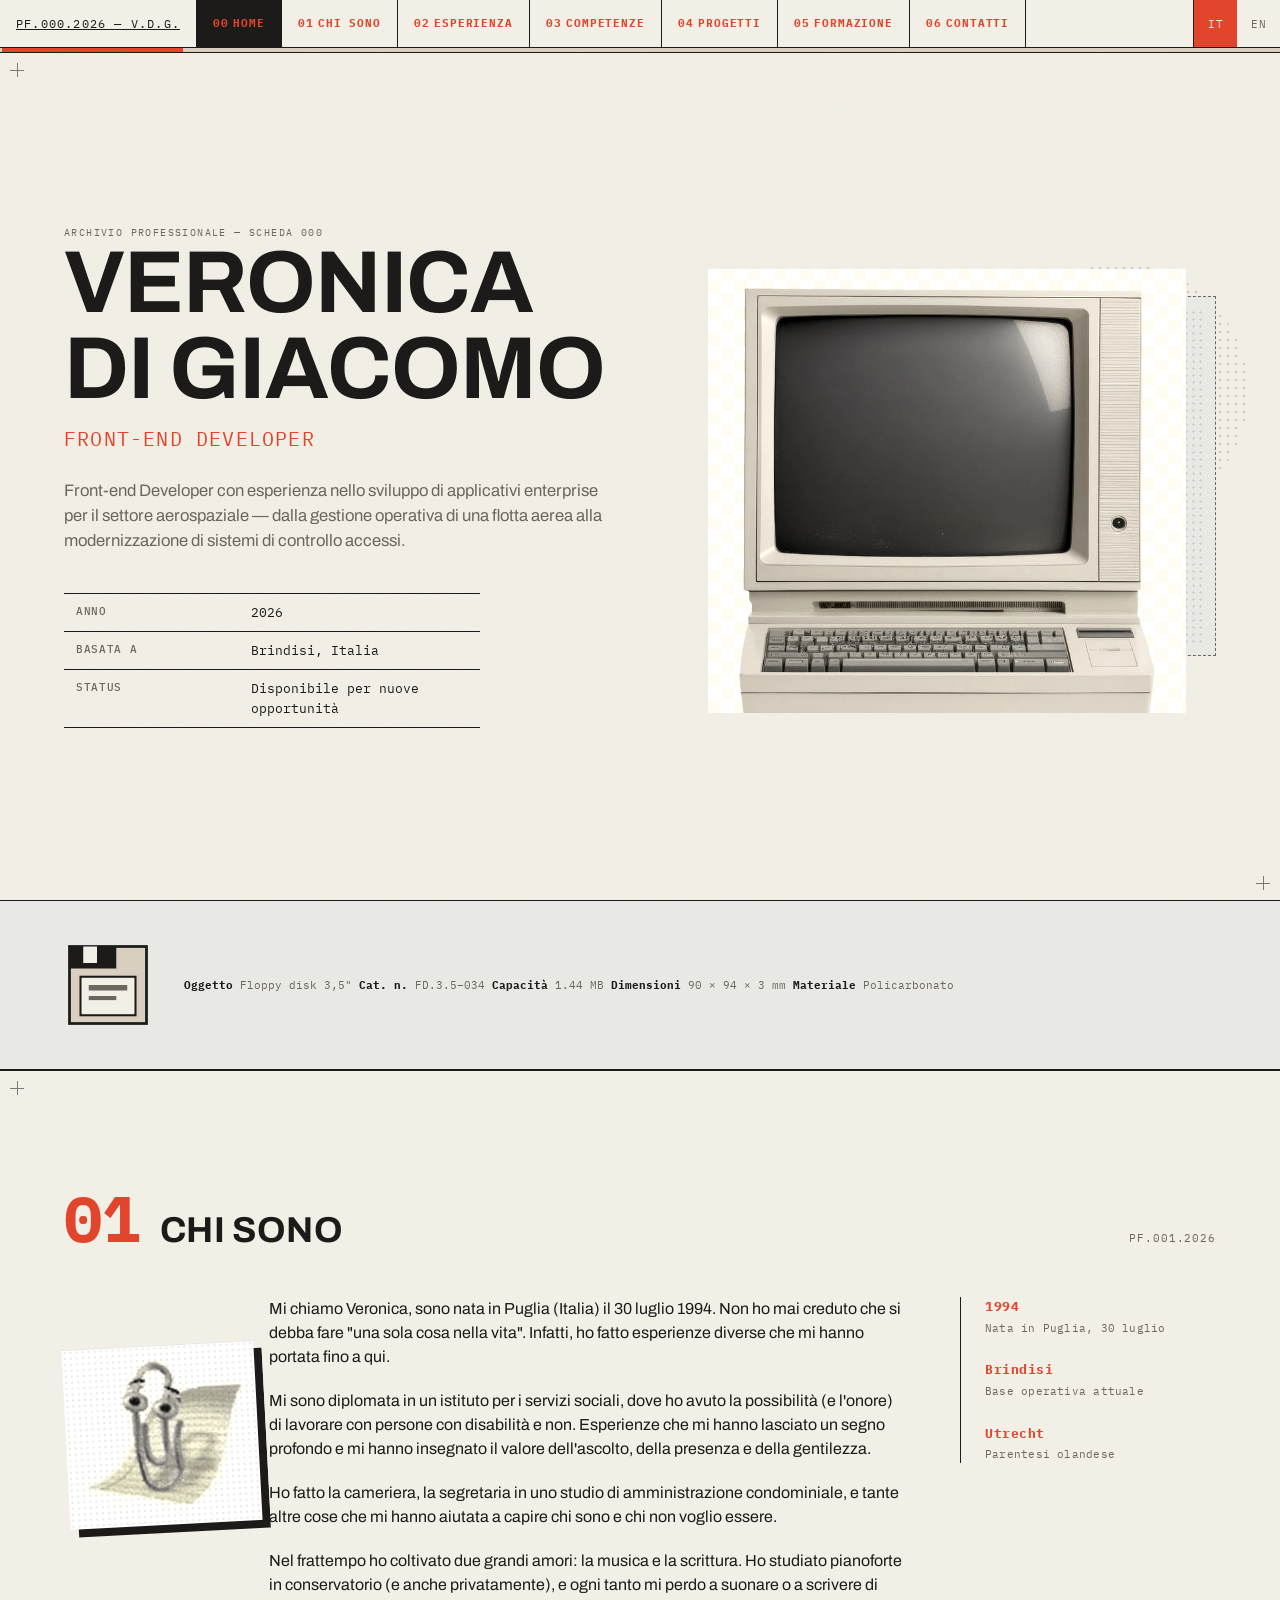
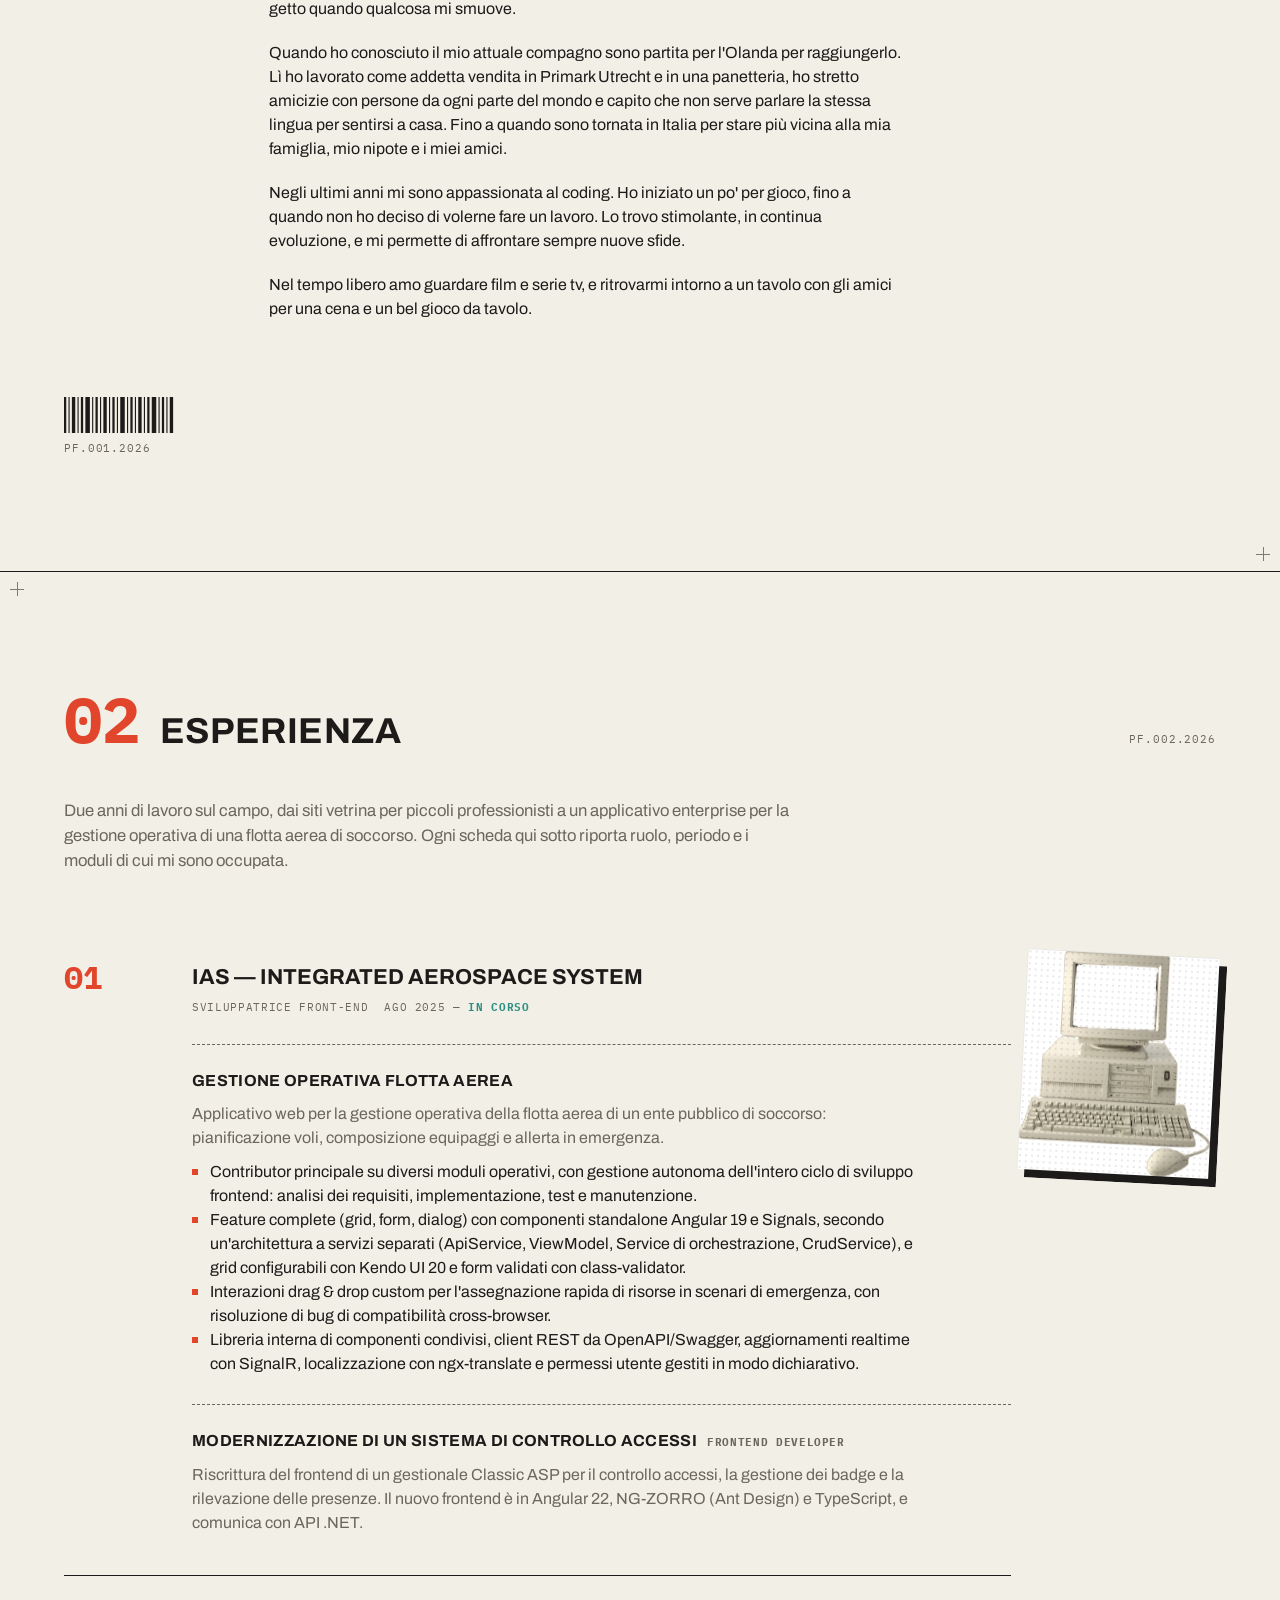
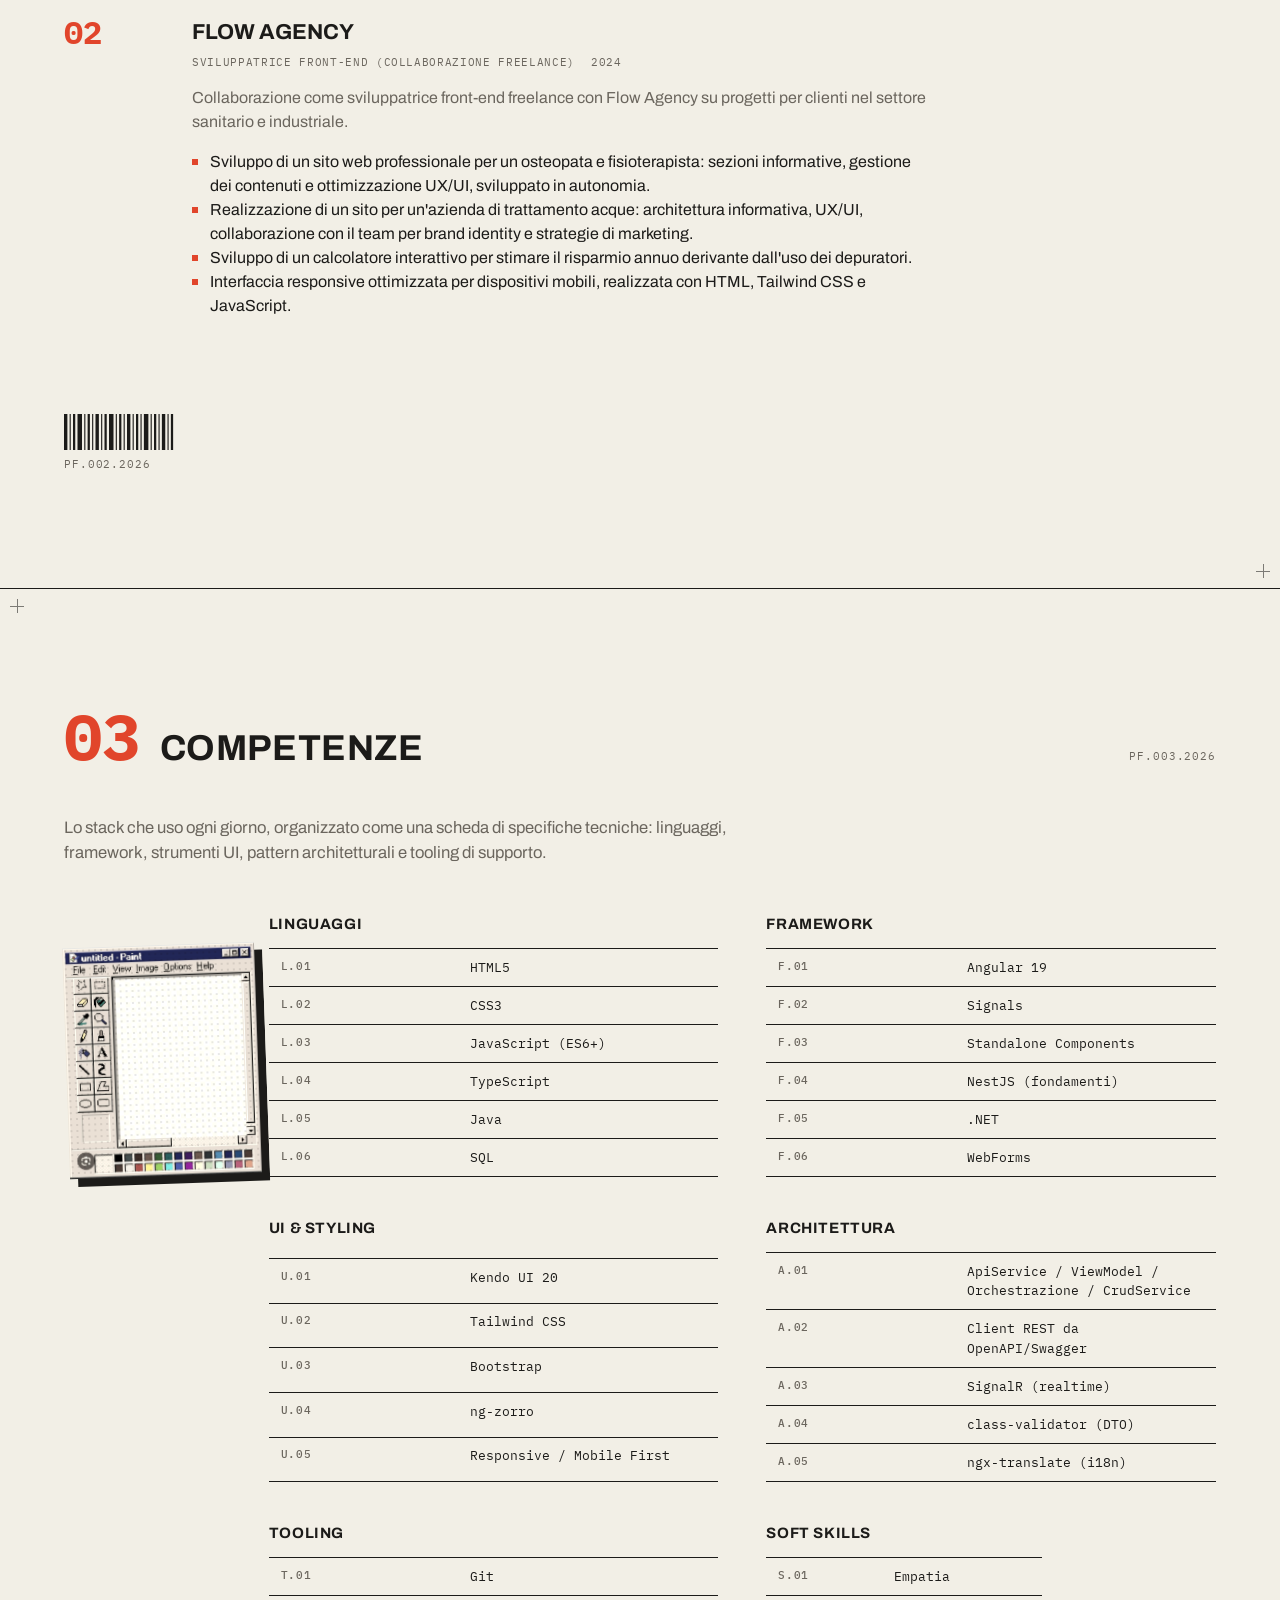
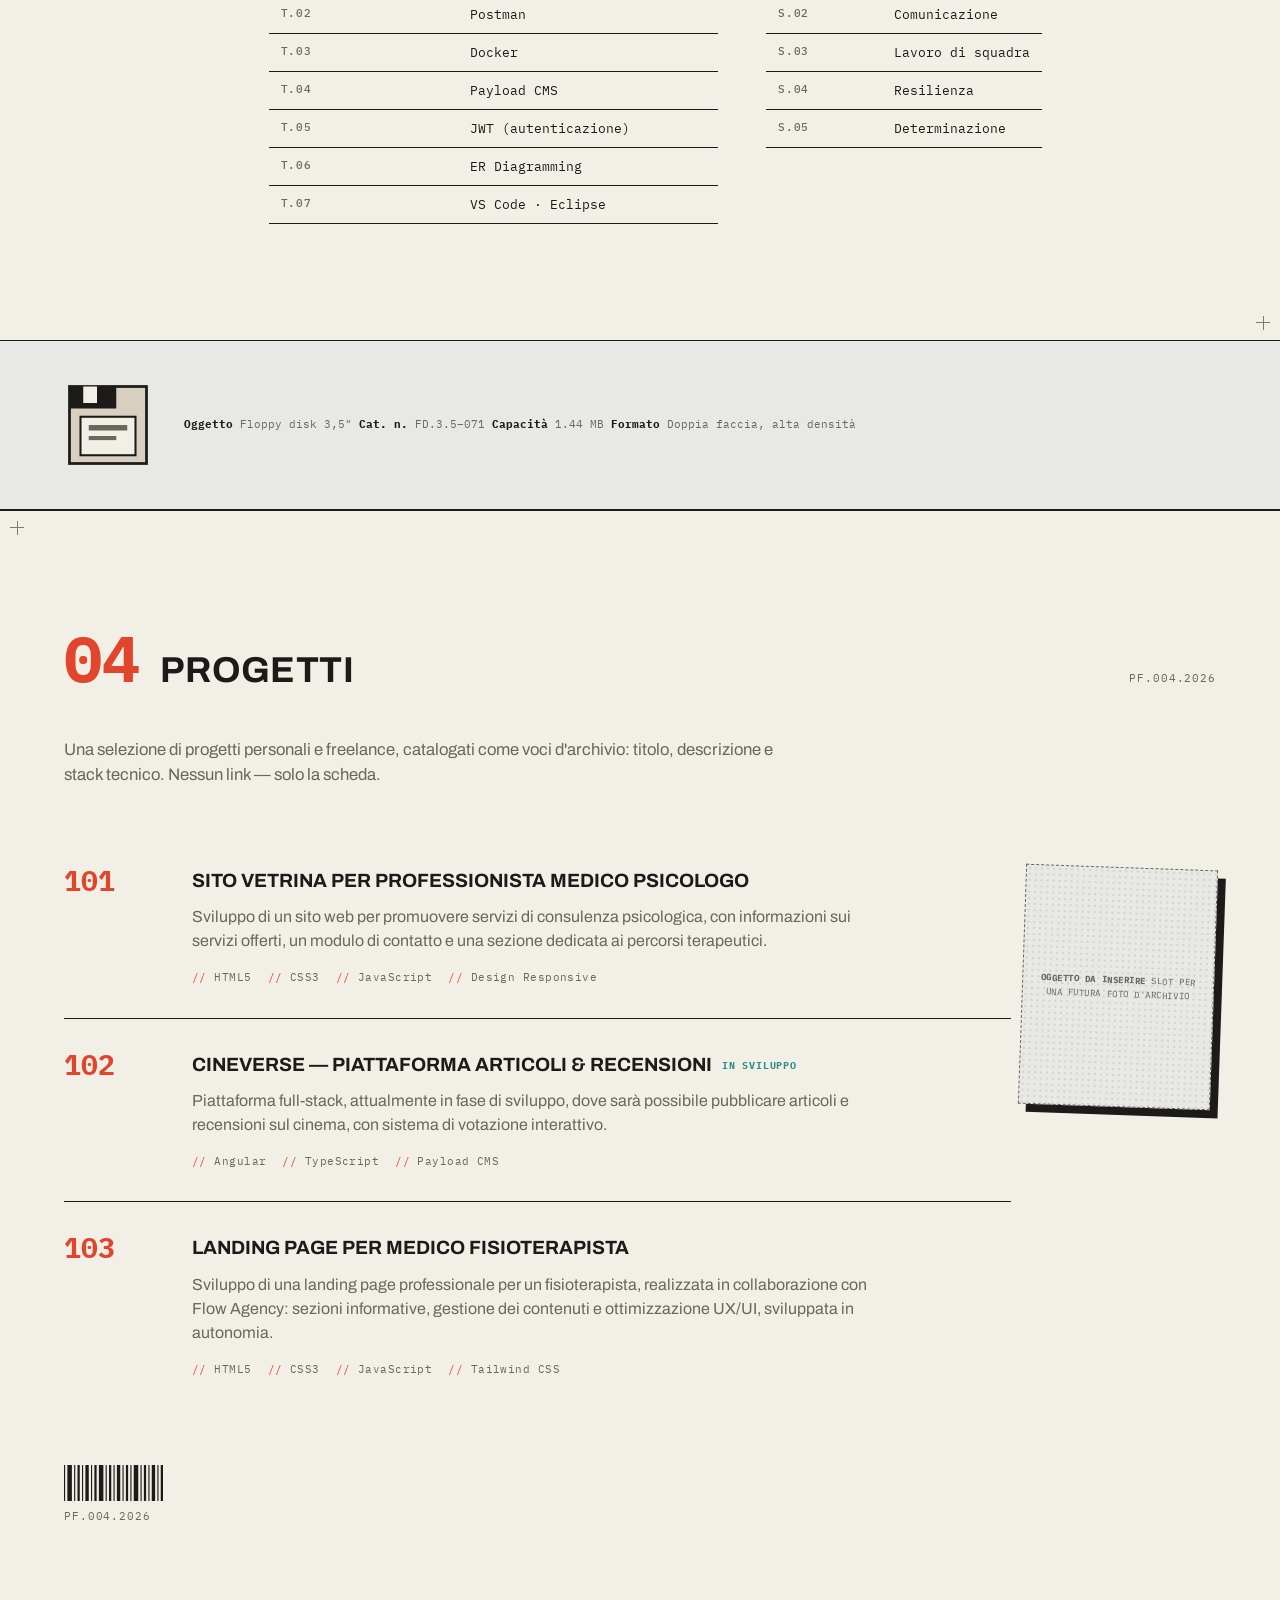
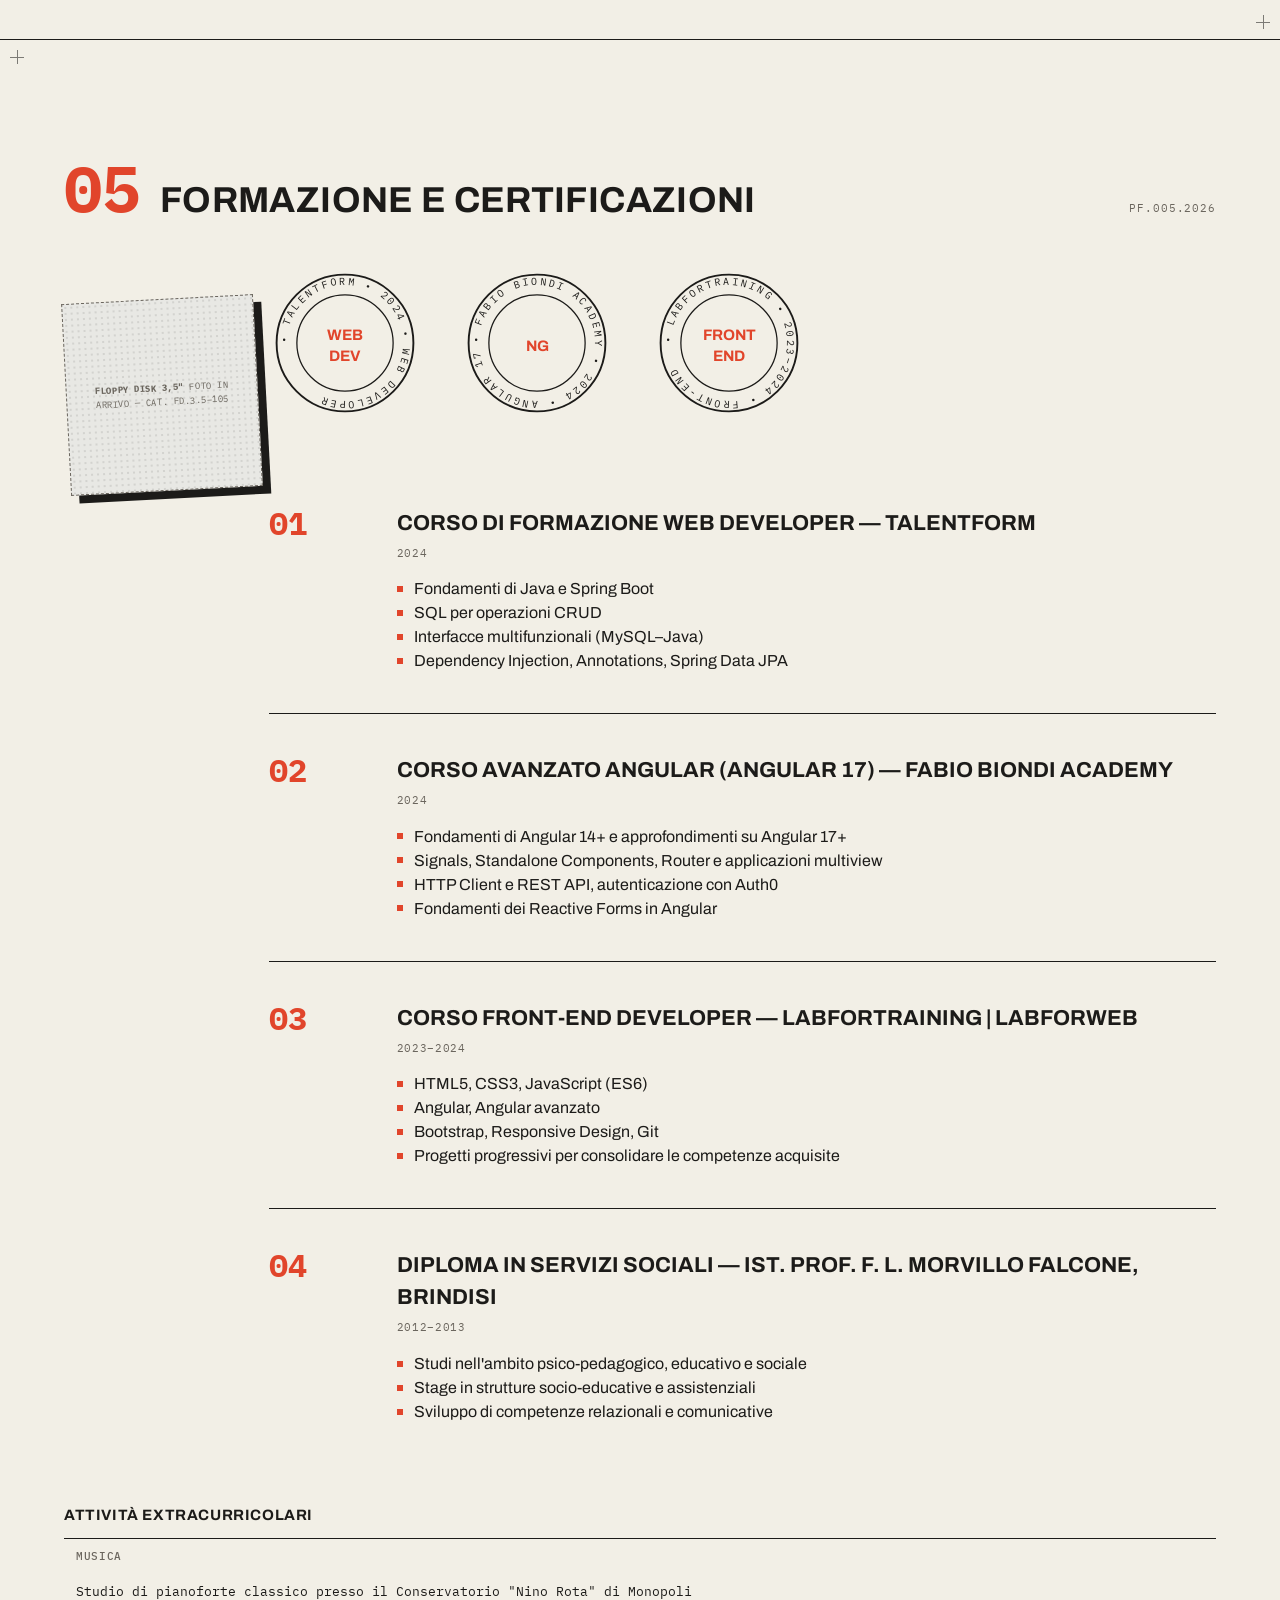
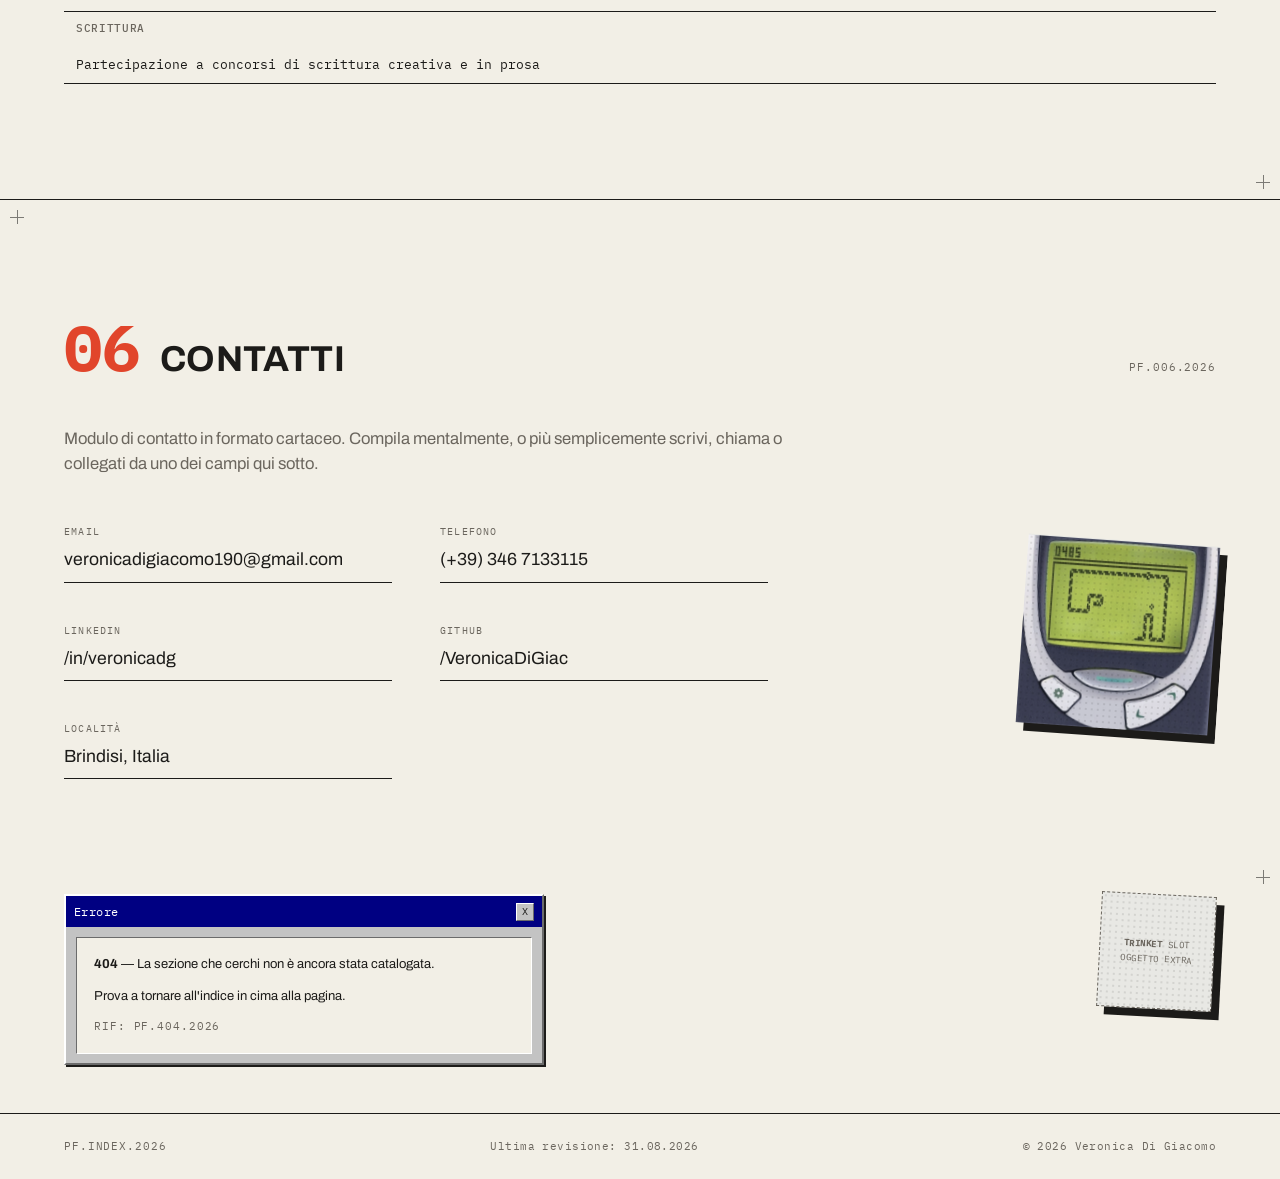
<file: index.html>
<!DOCTYPE html>
<html lang="it">
  <head>
    <meta charset="UTF-8" />
    <meta name="viewport" content="width=device-width, initial-scale=1.0" />
    <meta
      name="description"
      content="Veronica Di Giacomo — Front-end Developer. Archivio professionale: esperienza, competenze e progetti catalogati come schede tecniche."
    />
    <link
      href="https://fonts.googleapis.com/css2?family=Archivo:wght@400;500;600;700;800&family=IBM+Plex+Mono:wght@400;500;600&display=swap"
      rel="stylesheet"
    />
    <link rel="stylesheet" href="assets/css/theme.css" />
    <link rel="stylesheet" href="assets/css/assistant.css" />
    <title>Veronica Di Giacomo — Front-end Developer</title>
  </head>
  <body>
    <nav class="site-nav" aria-label="Navigazione sezioni">
      <a href="#hero" class="site-nav__brand">PF.000.2026 — V.D.G.</a>
      <div class="site-nav__list">
        <a href="#hero" class="site-nav__item is-active">
          <span>00</span>
          <span data-lang="it">Home</span><span data-lang="en">Home</span>
        </a>
        <a href="#chi-sono" class="site-nav__item">
          <span>01</span>
          <span data-lang="it">Chi sono</span><span data-lang="en">About</span>
        </a>
        <a href="#esperienza" class="site-nav__item">
          <span>02</span>
          <span data-lang="it">Esperienza</span><span data-lang="en">Experience</span>
        </a>
        <a href="#competenze" class="site-nav__item">
          <span>03</span>
          <span data-lang="it">Competenze</span><span data-lang="en">Skills</span>
        </a>
        <a href="#progetti" class="site-nav__item">
          <span>04</span>
          <span data-lang="it">Progetti</span><span data-lang="en">Projects</span>
        </a>
        <a href="#formazione" class="site-nav__item">
          <span>05</span>
          <span data-lang="it">Formazione</span><span data-lang="en">Education</span>
        </a>
        <a href="#contatti" class="site-nav__item">
          <span>06</span>
          <span data-lang="it">Contatti</span><span data-lang="en">Contact</span>
        </a>
      </div>
      <div class="site-nav__lang">
        <button type="button" data-lang-btn="it">IT</button>
        <button type="button" data-lang-btn="en">EN</button>
      </div>
    </nav>

    <div class="progress-bar" aria-hidden="true">
      <span class="progress-bar__seg"></span>
      <span class="progress-bar__seg"></span>
      <span class="progress-bar__seg"></span>
      <span class="progress-bar__seg"></span>
      <span class="progress-bar__seg"></span>
      <span class="progress-bar__seg"></span>
      <span class="progress-bar__seg"></span>
    </div>

    <main>
      <!-- ============ 00 HERO ============ -->
      <section id="hero" data-section class="hero section reg-mark">
        <div class="section-inner hero-grid">
          <div>
            <p class="label" data-lang="it">Archivio Professionale — Scheda 000</p>
            <p class="label" data-lang="en">Professional Archive — Record 000</p>
            <h1 class="hero-title">Veronica<br />Di Giacomo</h1>
            <p class="hero-role" data-lang="it">Front-end Developer</p>
            <p class="hero-role" data-lang="en">Front-end Developer</p>

            <p class="hero-tagline reveal" data-lang="it">
              Front-end Developer con esperienza nello sviluppo di
              applicativi enterprise per il settore aerospaziale — dalla
              gestione operativa di una flotta aerea alla modernizzazione di
              sistemi di controllo accessi.
            </p>
            <p class="hero-tagline reveal" data-lang="en">
              Front-end Developer with experience building enterprise
              applications for the aerospace sector — from air fleet
              operations management to access control system modernization.
            </p>

            <div class="hero-meta reveal" data-lang="it">
              <table class="spec-table">
                <tbody>
                  <tr>
                    <th>Anno</th>
                    <td>2026</td>
                  </tr>
                  <tr>
                    <th>Basata a</th>
                    <td>Brindisi, Italia</td>
                  </tr>
                  <tr>
                    <th>Status</th>
                    <td>Disponibile per nuove opportunità</td>
                  </tr>
                </tbody>
              </table>
            </div>
            <div class="hero-meta reveal" data-lang="en">
              <table class="spec-table">
                <tbody>
                  <tr>
                    <th>Year</th>
                    <td>2026</td>
                  </tr>
                  <tr>
                    <th>Based in</th>
                    <td>Brindisi, Italy</td>
                  </tr>
                  <tr>
                    <th>Status</th>
                    <td>Open to new opportunities</td>
                  </tr>
                </tbody>
              </table>
            </div>
          </div>

          <div class="hero-media reveal">
            <span class="halftone-circle" style="width:16rem;height:16rem;top:-2rem;right:-2rem;"></span>
            <span class="hero-dot" style="top:-1.5rem;left:-1.5rem;"></span>
            <div class="media-slot" style="aspect-ratio:4/3; padding:0;">
              <img
                src="assets/img/pc1.jpg"
                width="736"
                height="801"
                alt="Computer desktop vintage, in stile Macintosh, fotografato su fondo neutro"
                style="position:absolute; left:-6%; top:-8%; width:112%; height:124%; object-fit:cover; object-position:center 20%; filter:grayscale(0.3) sepia(0.18) saturate(0.85) contrast(1.05);"
              />
            </div>
          </div>
        </div>
      </section>

      <!-- Divisore floppy disk -->
      <div class="floppy-block reveal">
        <div class="floppy-block__icon">
          <svg viewBox="0 0 64 64" role="img" aria-label="Floppy disk 3.5 pollici">
            <rect x="4" y="4" width="56" height="56" fill="var(--plastic)" stroke="var(--ink)" stroke-width="2" />
            <rect x="4" y="4" width="34" height="16" fill="var(--ink)" />
            <rect x="14" y="4" width="10" height="12" fill="var(--paper)" />
            <rect x="12" y="26" width="40" height="28" fill="var(--paper)" stroke="var(--ink)" stroke-width="1.5" />
            <rect x="18" y="32" width="28" height="4" fill="var(--ink-soft)" />
            <rect x="18" y="40" width="20" height="3" fill="var(--ink-soft)" />
          </svg>
        </div>
        <div class="floppy-block__card" data-lang="it">
          <span><strong>Oggetto</strong> Floppy disk 3,5"</span>
          <span><strong>Cat. n.</strong> FD.3.5–034</span>
          <span><strong>Capacità</strong> 1.44 MB</span>
          <span><strong>Dimensioni</strong> 90 × 94 × 3 mm</span>
          <span><strong>Materiale</strong> Policarbonato</span>
        </div>
        <div class="floppy-block__card" data-lang="en">
          <span><strong>Object</strong> 3.5" floppy disk</span>
          <span><strong>Cat. no.</strong> FD.3.5–034</span>
          <span><strong>Capacity</strong> 1.44 MB</span>
          <span><strong>Size</strong> 90 × 94 × 3 mm</span>
          <span><strong>Material</strong> Polycarbonate</span>
        </div>
      </div>

      <!-- ============ 01 CHI SONO ============ -->
      <section id="chi-sono" data-section class="section reg-mark">
        <div class="section-inner">
          <div class="section-head reveal">
            <span class="object-number section-head__num">01</span>
            <h2 class="section-head__title" data-lang="it">Chi sono</h2>
            <h2 class="section-head__title" data-lang="en">About</h2>
            <span class="doc-code section-head__code">PF.001.2026</span>
          </div>

          <div class="decor-anchor">
            <figure class="decor-figure decor-figure--left reveal" data-parallax style="--decor-ratio:213/200; --decor-rot:-3deg; top:2rem;">
              <div class="decor-figure__frame">
                <img src="assets/img/clippy.gif" width="213" height="200" loading="lazy" alt="" aria-hidden="true" />
              </div>
            </figure>
          </div>

          <div class="about-grid">
            <div class="about-copy has-decor-left reveal" data-lang="it">
              <p>
                Mi chiamo Veronica, sono nata in Puglia (Italia) il 30 luglio
                1994. Non ho mai creduto che si debba fare "una sola cosa
                nella vita". Infatti, ho fatto esperienze diverse che mi
                hanno portata fino a qui.
              </p>
              <p>
                Mi sono diplomata in un istituto per i servizi sociali, dove
                ho avuto la possibilità (e l'onore) di lavorare con persone
                con disabilità e non. Esperienze che mi hanno lasciato un
                segno profondo e mi hanno insegnato il valore dell'ascolto,
                della presenza e della gentilezza.
              </p>
              <p>
                Ho fatto la cameriera, la segretaria in uno studio di
                amministrazione condominiale, e tante altre cose che mi hanno
                aiutata a capire chi sono e chi non voglio essere.
              </p>
              <p>
                Nel frattempo ho coltivato due grandi amori: la musica e la
                scrittura. Ho studiato pianoforte in conservatorio (e anche
                privatamente), e ogni tanto mi perdo a suonare o a scrivere
                di getto quando qualcosa mi smuove.
              </p>
              <p>
                Quando ho conosciuto il mio attuale compagno sono partita per
                l'Olanda per raggiungerlo. Lì ho lavorato come addetta
                vendita in Primark Utrecht e in una panetteria, ho stretto
                amicizie con persone da ogni parte del mondo e capito che non
                serve parlare la stessa lingua per sentirsi a casa. Fino a
                quando sono tornata in Italia per stare più vicina alla mia
                famiglia, mio nipote e i miei amici.
              </p>
              <p>
                Negli ultimi anni mi sono appassionata al coding. Ho iniziato
                un po' per gioco, fino a quando non ho deciso di volerne fare
                un lavoro. Lo trovo stimolante, in continua evoluzione, e mi
                permette di affrontare sempre nuove sfide.
              </p>
              <p>
                Nel tempo libero amo guardare film e serie tv, e ritrovarmi
                intorno a un tavolo con gli amici per una cena e un bel gioco
                da tavolo.
              </p>
            </div>
            <div class="about-copy has-decor-left reveal" data-lang="en">
              <p>
                My name is Veronica, I was born in Puglia (Italy) on July 30,
                1994. I've never believed we should do just "one thing" in
                life. In fact, I've had many different experiences that
                brought me here.
              </p>
              <p>
                I graduated from a social services school, where I had the
                chance — and honor — to work with people with and without
                disabilities. Those experiences deeply shaped me and taught
                me the value of listening, presence and kindness.
              </p>
              <p>
                I've worked as a waitress, a secretary in a property
                management office, and many other things that helped me
                understand who I am and who I don't want to be.
              </p>
              <p>
                Meanwhile, I cultivated two great passions: music and
                writing. I studied piano at the conservatory — and also
                privately — and I still love to play or write freely
                whenever something stirs me emotionally.
              </p>
              <p>
                When I met my current partner, I moved to the Netherlands to
                be with him. There, I worked as a sales assistant at Primark
                in Utrecht and in a bakery. I made friends from all over the
                world and discovered that you don't need to speak the same
                language to feel at home — until I came back to Italy to be
                closer to my family, my nephew and my friends.
              </p>
              <p>
                In the last few years, I discovered coding. I started as a
                hobby and eventually decided to turn it into a career. I
                find it stimulating, ever-evolving and full of new
                challenges to embrace.
              </p>
              <p>
                In my free time, I love watching movies and TV shows, and
                sitting around a table with friends for dinner and a good
                board game.
              </p>
            </div>

            <aside class="margin-notes reveal">
              <p class="margin-note">
                <strong>1994</strong>
                <span data-lang="it">Nata in Puglia, 30 luglio</span>
                <span data-lang="en">Born in Puglia, July 30</span>
              </p>
              <p class="margin-note">
                <strong>Brindisi</strong>
                <span data-lang="it">Base operativa attuale</span>
                <span data-lang="en">Current base</span>
              </p>
              <p class="margin-note">
                <strong>Utrecht</strong>
                <span data-lang="it">Parentesi olandese</span>
                <span data-lang="en">Dutch chapter</span>
              </p>
            </aside>
          </div>

          <div class="barcode-block reveal">
            <svg viewBox="0 0 180 32" style="color:var(--ink);" aria-hidden="true">
              <rect x="0" y="0" width="2" height="32" fill="currentColor" /><rect x="4" y="0" width="1" height="32" fill="currentColor" /><rect x="7" y="0" width="3" height="32" fill="currentColor" /><rect x="12" y="0" width="1" height="32" fill="currentColor" /><rect x="15" y="0" width="2" height="32" fill="currentColor" /><rect x="19" y="0" width="4" height="32" fill="currentColor" /><rect x="25" y="0" width="1" height="32" fill="currentColor" /><rect x="28" y="0" width="2" height="32" fill="currentColor" /><rect x="32" y="0" width="1" height="32" fill="currentColor" /><rect x="35" y="0" width="3" height="32" fill="currentColor" /><rect x="40" y="0" width="1" height="32" fill="currentColor" /><rect x="43" y="0" width="2" height="32" fill="currentColor" /><rect x="47" y="0" width="1" height="32" fill="currentColor" /><rect x="50" y="0" width="4" height="32" fill="currentColor" /><rect x="56" y="0" width="1" height="32" fill="currentColor" /><rect x="59" y="0" width="2" height="32" fill="currentColor" /><rect x="63" y="0" width="1" height="32" fill="currentColor" /><rect x="66" y="0" width="3" height="32" fill="currentColor" /><rect x="71" y="0" width="1" height="32" fill="currentColor" /><rect x="74" y="0" width="2" height="32" fill="currentColor" /><rect x="78" y="0" width="4" height="32" fill="currentColor" /><rect x="84" y="0" width="1" height="32" fill="currentColor" /><rect x="87" y="0" width="2" height="32" fill="currentColor" /><rect x="91" y="0" width="1" height="32" fill="currentColor" /><rect x="94" y="0" width="3" height="32" fill="currentColor" />
            </svg>
            <span class="doc-code">PF.001.2026</span>
          </div>
        </div>
      </section>

      <!-- ============ 02 ESPERIENZA ============ -->
      <section id="esperienza" data-section class="section reg-mark">
        <div class="section-inner">
          <div class="section-head reveal">
            <span class="object-number section-head__num">02</span>
            <h2 class="section-head__title" data-lang="it">Esperienza</h2>
            <h2 class="section-head__title" data-lang="en">Experience</h2>
            <span class="doc-code section-head__code">PF.002.2026</span>
          </div>

          <p class="section-intro reveal" data-lang="it">
            Due anni di lavoro sul campo, dai siti vetrina per piccoli
            professionisti a un applicativo enterprise per la gestione
            operativa di una flotta aerea di soccorso. Ogni scheda qui sotto
            riporta ruolo, periodo e i moduli di cui mi sono occupata.
          </p>
          <p class="section-intro reveal" data-lang="en">
            Two years of hands-on work, from showcase sites for independent
            professionals to an enterprise application for the operational
            management of a rescue air fleet. Each record below lists role,
            period and the modules I worked on.
          </p>

          <div class="decor-anchor">
            <figure class="decor-figure decor-figure--right reveal" data-parallax style="--decor-ratio:736/847; --decor-rot:3deg; top:1rem;">
              <div class="decor-figure__frame">
                <img src="assets/img/pc2.jpg" width="736" height="847" loading="lazy" alt="" aria-hidden="true" />
              </div>
            </figure>
          </div>

          <div class="timeline has-decor-right">
            <div class="timeline-item reveal">
              <span class="object-number timeline-item__num">01</span>
              <div class="timeline-item__body">
                <h3 data-lang="it">IAS — Integrated Aerospace System</h3>
                <h3 data-lang="en">IAS — Integrated Aerospace System</h3>
                <div class="timeline-item__meta">
                  <span data-lang="it">Sviluppatrice Front-end</span>
                  <span data-lang="en">Front-end Developer</span>
                  <span>Ago 2025 — <span class="status" data-lang="it">in corso</span><span class="status" data-lang="en">present</span></span>
                </div>
                <div class="timeline-project">
                  <p class="timeline-project__title" data-lang="it">Gestione Operativa Flotta Aerea</p>
                  <p class="timeline-project__title" data-lang="en">Air Fleet Operations Management</p>
                  <p class="timeline-item__desc" data-lang="it">
                    Applicativo web per la gestione operativa della flotta
                    aerea di un ente pubblico di soccorso: pianificazione
                    voli, composizione equipaggi e allerta in emergenza.
                  </p>
                  <p class="timeline-item__desc" data-lang="en">
                    Web application for the operational management of a public
                    rescue organization's air fleet: flight planning, crew
                    composition and emergency alerting.
                  </p>
                  <ul class="timeline-item__list" data-lang="it">
                    <li>
                      Contributor principale su diversi moduli operativi, con
                      gestione autonoma dell'intero ciclo di sviluppo
                      frontend: analisi dei requisiti, implementazione, test e
                      manutenzione.
                    </li>
                    <li>
                      Feature complete (grid, form, dialog) con componenti
                      standalone Angular 19 e Signals, secondo un'architettura
                      a servizi separati (ApiService, ViewModel, Service di
                      orchestrazione, CrudService), e grid configurabili con
                      Kendo UI 20 e form validati con class-validator.
                    </li>
                    <li>
                      Interazioni drag &amp; drop custom per l'assegnazione
                      rapida di risorse in scenari di emergenza, con
                      risoluzione di bug di compatibilità cross-browser.
                    </li>
                    <li>
                      Libreria interna di componenti condivisi, client REST da
                      OpenAPI/Swagger, aggiornamenti realtime con SignalR,
                      localizzazione con ngx-translate e permessi utente
                      gestiti in modo dichiarativo.
                    </li>
                  </ul>
                  <ul class="timeline-item__list" data-lang="en">
                    <li>
                      Main contributor across several operational modules,
                      independently owning the full frontend development
                      cycle: requirements analysis, implementation, testing
                      and maintenance.
                    </li>
                    <li>
                      Complete features (grids, forms, dialogs) with Angular
                      19 standalone components and Signals, following a
                      layered service architecture (ApiService, ViewModel,
                      orchestration Service, CrudService), plus configurable
                      grids with Kendo UI 20 and forms validated with
                      class-validator.
                    </li>
                    <li>
                      Custom drag &amp; drop interactions for fast resource
                      assignment in emergency scenarios, including
                      cross-browser compatibility fixes.
                    </li>
                    <li>
                      Internal shared component library, REST client from
                      OpenAPI/Swagger, realtime updates with SignalR,
                      localization with ngx-translate and declarative user
                      permissions.
                    </li>
                  </ul>
                </div>

                <div class="timeline-project">
                  <p class="timeline-project__title" data-lang="it">
                    Modernizzazione di un Sistema di Controllo Accessi
                    <span class="timeline-project__role">Frontend Developer</span>
                  </p>
                  <p class="timeline-project__title" data-lang="en">
                    Access Control System Modernization
                    <span class="timeline-project__role">Frontend Developer</span>
                  </p>
                  <p class="timeline-item__desc" data-lang="it">
                    Riscrittura del frontend di un gestionale Classic ASP per
                    il controllo accessi, la gestione dei badge e la
                    rilevazione delle presenze. Il nuovo frontend è in
                    Angular 22, NG-ZORRO (Ant Design) e TypeScript, e
                    comunica con API .NET.
                  </p>
                  <p class="timeline-item__desc" data-lang="en">
                    Rewrite of the frontend for a Classic ASP system handling
                    access control, badge management and attendance
                    tracking. The new frontend is built with Angular 22,
                    NG-ZORRO (Ant Design) and TypeScript, communicating with
                    .NET APIs.
                  </p>
                </div>
              </div>
            </div>

            <div class="timeline-item reveal">
              <span class="object-number timeline-item__num">02</span>
              <div class="timeline-item__body">
                <h3>Flow Agency</h3>
                <div class="timeline-item__meta">
                  <span data-lang="it">Sviluppatrice Front-end (collaborazione freelance)</span>
                  <span data-lang="en">Front-end Developer (freelance collaboration)</span>
                  <span>2024</span>
                </div>
                <p class="timeline-item__desc" data-lang="it">
                  Collaborazione come sviluppatrice front-end freelance con
                  Flow Agency su progetti per clienti nel settore sanitario e
                  industriale.
                </p>
                <p class="timeline-item__desc" data-lang="en">
                  Freelance front-end development collaboration with Flow
                  Agency on projects for clients in the healthcare and
                  industrial sectors.
                </p>
                <ul class="timeline-item__list" data-lang="it">
                  <li>
                    Sviluppo di un sito web professionale per un osteopata e
                    fisioterapista: sezioni informative, gestione dei
                    contenuti e ottimizzazione UX/UI, sviluppato in
                    autonomia.
                  </li>
                  <li>
                    Realizzazione di un sito per un'azienda di trattamento
                    acque: architettura informativa, UX/UI, collaborazione
                    con il team per brand identity e strategie di marketing.
                  </li>
                  <li>
                    Sviluppo di un calcolatore interattivo per stimare il
                    risparmio annuo derivante dall'uso dei depuratori.
                  </li>
                  <li>
                    Interfaccia responsive ottimizzata per dispositivi
                    mobili, realizzata con HTML, Tailwind CSS e JavaScript.
                  </li>
                </ul>
                <ul class="timeline-item__list" data-lang="en">
                  <li>
                    Developed a professional website for an osteopath and
                    physiotherapist: informative sections, content
                    management and UX/UI optimization, built independently.
                  </li>
                  <li>
                    Built a website for a water-treatment company:
                    information architecture, UX/UI, collaborating with the
                    team on brand identity and marketing strategy.
                  </li>
                  <li>
                    Built an interactive calculator estimating annual
                    savings from water purifiers.
                  </li>
                  <li>
                    Responsive, mobile-optimized interface built with HTML,
                    Tailwind CSS and JavaScript.
                  </li>
                </ul>
              </div>
            </div>
          </div>

          <div class="barcode-block reveal">
            <svg viewBox="0 0 180 32" style="color:var(--ink);" aria-hidden="true">
              <rect x="0" y="0" width="3" height="32" fill="currentColor" /><rect x="5" y="0" width="1" height="32" fill="currentColor" /><rect x="8" y="0" width="2" height="32" fill="currentColor" /><rect x="12" y="0" width="4" height="32" fill="currentColor" /><rect x="18" y="0" width="1" height="32" fill="currentColor" /><rect x="21" y="0" width="2" height="32" fill="currentColor" /><rect x="25" y="0" width="1" height="32" fill="currentColor" /><rect x="28" y="0" width="3" height="32" fill="currentColor" /><rect x="33" y="0" width="1" height="32" fill="currentColor" /><rect x="36" y="0" width="2" height="32" fill="currentColor" /><rect x="40" y="0" width="4" height="32" fill="currentColor" /><rect x="46" y="0" width="1" height="32" fill="currentColor" /><rect x="49" y="0" width="2" height="32" fill="currentColor" /><rect x="53" y="0" width="1" height="32" fill="currentColor" /><rect x="56" y="0" width="3" height="32" fill="currentColor" /><rect x="61" y="0" width="1" height="32" fill="currentColor" /><rect x="64" y="0" width="2" height="32" fill="currentColor" /><rect x="68" y="0" width="1" height="32" fill="currentColor" /><rect x="71" y="0" width="4" height="32" fill="currentColor" /><rect x="77" y="0" width="1" height="32" fill="currentColor" /><rect x="80" y="0" width="2" height="32" fill="currentColor" /><rect x="84" y="0" width="1" height="32" fill="currentColor" /><rect x="87" y="0" width="3" height="32" fill="currentColor" /><rect x="92" y="0" width="1" height="32" fill="currentColor" /><rect x="95" y="0" width="2" height="32" fill="currentColor" />
            </svg>
            <span class="doc-code">PF.002.2026</span>
          </div>
        </div>
      </section>

      <!-- ============ 03 COMPETENZE ============ -->
      <section id="competenze" data-section class="section reg-mark">
        <div class="section-inner">
          <div class="section-head reveal">
            <span class="object-number section-head__num">03</span>
            <h2 class="section-head__title" data-lang="it">Competenze</h2>
            <h2 class="section-head__title" data-lang="en">Skills</h2>
            <span class="doc-code section-head__code">PF.003.2026</span>
          </div>

          <p class="section-intro reveal" data-lang="it">
            Lo stack che uso ogni giorno, organizzato come una scheda di
            specifiche tecniche: linguaggi, framework, strumenti UI, pattern
            architetturali e tooling di supporto.
          </p>
          <p class="section-intro reveal" data-lang="en">
            The stack I use every day, organized like a technical
            specification sheet: languages, frameworks, UI tools,
            architectural patterns and supporting tooling.
          </p>

          <div class="decor-anchor">
            <figure class="decor-figure decor-figure--left reveal" data-parallax style="--decor-ratio:736/887; --decor-rot:-2deg; top:1rem;">
              <div class="decor-figure__frame">
                <img src="assets/img/paint.jpg" width="736" height="887" loading="lazy" alt="" aria-hidden="true" />
              </div>
            </figure>
          </div>

          <div class="spec-grid has-decor-left reveal">
            <table class="spec-table">
              <caption data-lang="it">Linguaggi</caption>
              <caption data-lang="en">Languages</caption>
              <tbody>
                <tr><th>L.01</th><td>HTML5</td></tr>
                <tr><th>L.02</th><td>CSS3</td></tr>
                <tr><th>L.03</th><td>JavaScript (ES6+)</td></tr>
                <tr><th>L.04</th><td>TypeScript</td></tr>
                <tr><th>L.05</th><td>Java</td></tr>
                <tr><th>L.06</th><td>SQL</td></tr>
              </tbody>
            </table>

            <table class="spec-table">
              <caption data-lang="it">Framework</caption>
              <caption data-lang="en">Frameworks</caption>
              <tbody>
                <tr><th>F.01</th><td>Angular 19</td></tr>
                <tr><th>F.02</th><td>Signals</td></tr>
                <tr><th>F.03</th><td>Standalone Components</td></tr>
                <tr><th>F.04</th><td>NestJS <span data-lang="it">(fondamenti)</span><span data-lang="en">(fundamentals)</span></td></tr>
                <tr><th>F.05</th><td>.NET</td></tr>
                <tr><th>F.06</th><td>WebForms</td></tr>
              </tbody>
            </table>

            <table class="spec-table">
              <caption data-lang="it">UI &amp; Styling</caption>
              <caption data-lang="en">UI &amp; Styling</caption>
              <tbody>
                <tr><th>U.01</th><td>Kendo UI 20</td></tr>
                <tr><th>U.02</th><td>Tailwind CSS</td></tr>
                <tr><th>U.03</th><td>Bootstrap</td></tr>
                <tr><th>U.04</th><td>ng-zorro</td></tr>
                <tr><th>U.05</th><td data-lang="it">Responsive / Mobile First</td><td data-lang="en">Responsive / Mobile First</td></tr>
              </tbody>
            </table>

            <table class="spec-table">
              <caption data-lang="it">Architettura</caption>
              <caption data-lang="en">Architecture</caption>
              <tbody>
                <tr><th>A.01</th><td data-lang="it">ApiService / ViewModel / Orchestrazione / CrudService</td><td data-lang="en">ApiService / ViewModel / Orchestration / CrudService</td></tr>
                <tr><th>A.02</th><td data-lang="it">Client REST da OpenAPI/Swagger</td><td data-lang="en">REST client from OpenAPI/Swagger</td></tr>
                <tr><th>A.03</th><td data-lang="it">SignalR (realtime)</td><td data-lang="en">SignalR (realtime)</td></tr>
                <tr><th>A.04</th><td data-lang="it">class-validator (DTO)</td><td data-lang="en">class-validator (DTOs)</td></tr>
                <tr><th>A.05</th><td data-lang="it">ngx-translate (i18n)</td><td data-lang="en">ngx-translate (i18n)</td></tr>
              </tbody>
            </table>

            <table class="spec-table">
              <caption data-lang="it">Tooling</caption>
              <caption data-lang="en">Tooling</caption>
              <tbody>
                <tr><th>T.01</th><td>Git</td></tr>
                <tr><th>T.02</th><td>Postman</td></tr>
                <tr><th>T.03</th><td>Docker</td></tr>
                <tr><th>T.04</th><td>Payload CMS</td></tr>
                <tr><th>T.05</th><td>JWT <span data-lang="it">(autenticazione)</span><span data-lang="en">(authentication)</span></td></tr>
                <tr><th>T.06</th><td data-lang="it">ER Diagramming</td><td data-lang="en">ER Diagramming</td></tr>
                <tr><th>T.07</th><td>VS Code · Eclipse</td></tr>
              </tbody>
            </table>

            <table class="spec-table">
              <caption data-lang="it">Soft Skills</caption>
              <caption data-lang="en">Soft Skills</caption>
              <tbody data-lang="it">
                <tr><th>S.01</th><td>Empatia</td></tr>
                <tr><th>S.02</th><td>Comunicazione</td></tr>
                <tr><th>S.03</th><td>Lavoro di squadra</td></tr>
                <tr><th>S.04</th><td>Resilienza</td></tr>
                <tr><th>S.05</th><td>Determinazione</td></tr>
              </tbody>
              <tbody data-lang="en">
                <tr><th>S.01</th><td>Empathy</td></tr>
                <tr><th>S.02</th><td>Communication</td></tr>
                <tr><th>S.03</th><td>Teamwork</td></tr>
                <tr><th>S.04</th><td>Resilience</td></tr>
                <tr><th>S.05</th><td>Determination</td></tr>
              </tbody>
            </table>
          </div>
        </div>
      </section>

      <!-- Divisore floppy disk -->
      <div class="floppy-block reveal">
        <div class="floppy-block__icon">
          <svg viewBox="0 0 64 64" role="img" aria-label="Floppy disk 3.5 pollici">
            <rect x="4" y="4" width="56" height="56" fill="var(--plastic)" stroke="var(--ink)" stroke-width="2" />
            <rect x="4" y="4" width="34" height="16" fill="var(--ink)" />
            <rect x="14" y="4" width="10" height="12" fill="var(--paper)" />
            <rect x="12" y="26" width="40" height="28" fill="var(--paper)" stroke="var(--ink)" stroke-width="1.5" />
            <rect x="18" y="32" width="28" height="4" fill="var(--ink-soft)" />
            <rect x="18" y="40" width="20" height="3" fill="var(--ink-soft)" />
          </svg>
        </div>
        <div class="floppy-block__card" data-lang="it">
          <span><strong>Oggetto</strong> Floppy disk 3,5"</span>
          <span><strong>Cat. n.</strong> FD.3.5–071</span>
          <span><strong>Capacità</strong> 1.44 MB</span>
          <span><strong>Formato</strong> Doppia faccia, alta densità</span>
        </div>
        <div class="floppy-block__card" data-lang="en">
          <span><strong>Object</strong> 3.5" floppy disk</span>
          <span><strong>Cat. no.</strong> FD.3.5–071</span>
          <span><strong>Capacity</strong> 1.44 MB</span>
          <span><strong>Format</strong> Double sided, high density</span>
        </div>
      </div>

      <!-- ============ 04 PROGETTI ============ -->
      <section id="progetti" data-section class="section reg-mark">
        <div class="section-inner">
          <div class="section-head reveal">
            <span class="object-number section-head__num">04</span>
            <h2 class="section-head__title" data-lang="it">Progetti</h2>
            <h2 class="section-head__title" data-lang="en">Projects</h2>
            <span class="doc-code section-head__code">PF.004.2026</span>
          </div>

          <p class="section-intro reveal" data-lang="it">
            Una selezione di progetti personali e freelance, catalogati come
            voci d'archivio: titolo, descrizione e stack tecnico. Nessun
            link — solo la scheda.
          </p>
          <p class="section-intro reveal" data-lang="en">
            A selection of personal and freelance projects, catalogued as
            archive entries: title, description and tech stack. No links —
            just the record.
          </p>

          <div class="decor-anchor">
            <figure class="decor-figure decor-figure--right decor-figure--placeholder reveal" style="--decor-ratio:4/5; --decor-rot:2deg; top:1rem;">
              <div class="decor-figure__frame">
                <p class="decor-figure__placeholder-label" data-lang="it">
                  <strong>Oggetto da inserire</strong>
                  Slot per una futura foto d'archivio
                </p>
                <p class="decor-figure__placeholder-label" data-lang="en">
                  <strong>Object to add</strong>
                  Slot for a future archive photo
                </p>
              </div>
            </figure>
          </div>

          <div class="archive-list has-decor-right">
            <div class="entry reveal">
              <span class="object-number entry__num">101</span>
              <div>
                <h3 class="entry__title" data-lang="it">Sito Vetrina per Professionista Medico Psicologo</h3>
                <h3 class="entry__title" data-lang="en">Showcase Website for a Psychology Professional</h3>
                <p class="entry__desc" data-lang="it">
                  Sviluppo di un sito web per promuovere servizi di
                  consulenza psicologica, con informazioni sui servizi
                  offerti, un modulo di contatto e una sezione dedicata ai
                  percorsi terapeutici.
                </p>
                <p class="entry__desc" data-lang="en">
                  Development of a website to promote psychological
                  counseling services, including information about services
                  offered, a contact form and a section dedicated to
                  therapeutic paths.
                </p>
                <p class="entry__tags"><span>HTML5</span><span>CSS3</span><span>JavaScript</span><span data-lang="it">Design Responsive</span><span data-lang="en">Responsive Design</span></p>
              </div>
            </div>

            <div class="entry reveal">
              <span class="object-number entry__num">102</span>
              <div>
                <h3 class="entry__title">
                  <span data-lang="it">Cineverse — Piattaforma Articoli &amp; Recensioni</span>
                  <span data-lang="en">Cineverse — Articles &amp; Reviews Platform</span>
                  <span class="entry__status" data-lang="it">in sviluppo</span>
                  <span class="entry__status" data-lang="en">in development</span>
                </h3>
                <p class="entry__desc" data-lang="it">
                  Piattaforma full-stack, attualmente in fase di sviluppo,
                  dove sarà possibile pubblicare articoli e recensioni sul
                  cinema, con sistema di votazione interattivo.
                </p>
                <p class="entry__desc" data-lang="en">
                  A full-stack platform, currently under development, to
                  publish movie articles and reviews, featuring an
                  interactive voting system.
                </p>
                <p class="entry__tags"><span>Angular</span><span>TypeScript</span><span>Payload CMS</span></p>
              </div>
            </div>

            <div class="entry reveal">
              <span class="object-number entry__num">103</span>
              <div>
                <h3 class="entry__title" data-lang="it">Landing Page per Medico Fisioterapista</h3>
                <h3 class="entry__title" data-lang="en">Landing Page for a Physiotherapist</h3>
                <p class="entry__desc" data-lang="it">
                  Sviluppo di una landing page professionale per un
                  fisioterapista, realizzata in collaborazione con Flow
                  Agency: sezioni informative, gestione dei contenuti e
                  ottimizzazione UX/UI, sviluppata in autonomia.
                </p>
                <p class="entry__desc" data-lang="en">
                  Development of a professional landing page for a
                  physiotherapist, built in collaboration with Flow Agency:
                  informative sections, content management and UX/UI
                  optimization, built independently.
                </p>
                <p class="entry__tags"><span>HTML5</span><span>CSS3</span><span>JavaScript</span><span>Tailwind CSS</span></p>
              </div>
            </div>

          </div>

          <div class="barcode-block reveal">
            <svg viewBox="0 0 180 32" style="color:var(--ink);" aria-hidden="true">
              <rect x="0" y="0" width="1" height="32" fill="currentColor" /><rect x="3" y="0" width="4" height="32" fill="currentColor" /><rect x="9" y="0" width="1" height="32" fill="currentColor" /><rect x="12" y="0" width="2" height="32" fill="currentColor" /><rect x="16" y="0" width="1" height="32" fill="currentColor" /><rect x="19" y="0" width="3" height="32" fill="currentColor" /><rect x="24" y="0" width="1" height="32" fill="currentColor" /><rect x="27" y="0" width="2" height="32" fill="currentColor" /><rect x="31" y="0" width="4" height="32" fill="currentColor" /><rect x="37" y="0" width="1" height="32" fill="currentColor" /><rect x="40" y="0" width="2" height="32" fill="currentColor" /><rect x="44" y="0" width="1" height="32" fill="currentColor" /><rect x="47" y="0" width="3" height="32" fill="currentColor" /><rect x="52" y="0" width="1" height="32" fill="currentColor" /><rect x="55" y="0" width="2" height="32" fill="currentColor" /><rect x="59" y="0" width="1" height="32" fill="currentColor" /><rect x="62" y="0" width="4" height="32" fill="currentColor" /><rect x="68" y="0" width="1" height="32" fill="currentColor" /><rect x="71" y="0" width="2" height="32" fill="currentColor" /><rect x="75" y="0" width="1" height="32" fill="currentColor" /><rect x="78" y="0" width="3" height="32" fill="currentColor" /><rect x="83" y="0" width="1" height="32" fill="currentColor" /><rect x="86" y="0" width="2" height="32" fill="currentColor" />
            </svg>
            <span class="doc-code">PF.004.2026</span>
          </div>
        </div>
      </section>

      <!-- ============ 05 FORMAZIONE E CERTIFICAZIONI ============ -->
      <section id="formazione" data-section class="section reg-mark">
        <div class="section-inner">
          <div class="section-head reveal">
            <span class="object-number section-head__num">05</span>
            <h2 class="section-head__title" data-lang="it">Formazione e certificazioni</h2>
            <h2 class="section-head__title" data-lang="en">Education &amp; certifications</h2>
            <span class="doc-code section-head__code">PF.005.2026</span>
          </div>

          <div class="decor-anchor">
            <figure class="decor-figure decor-figure--left decor-figure--placeholder reveal" style="--decor-ratio:1/1; --decor-rot:-3deg; top:1rem;">
              <div class="decor-figure__frame">
                <p class="decor-figure__placeholder-label" data-lang="it">
                  <strong>Floppy disk 3,5"</strong>
                  Foto in arrivo — cat. FD.3.5–105
                </p>
                <p class="decor-figure__placeholder-label" data-lang="en">
                  <strong>3.5" floppy disk</strong>
                  Photo coming soon — cat. FD.3.5–105
                </p>
              </div>
            </figure>
          </div>

          <div class="stamp-row has-decor-left reveal" aria-hidden="true">
            <div class="stamp">
              <svg viewBox="0 0 120 120">
                <defs><path id="stampCircle1" d="M 60,60 m -46,0 a 46,46 0 1,1 92,0 a 46,46 0 1,1 -92,0" /></defs>
                <circle cx="60" cy="60" r="54" fill="none" stroke="var(--ink)" stroke-width="1.5" />
                <circle cx="60" cy="60" r="38" fill="none" stroke="var(--ink)" stroke-width="1" />
                <text font-family="var(--font-mono)" font-size="8" letter-spacing="2" fill="var(--ink)">
                  <textPath href="#stampCircle1">• TALENTFORM • 2024 • WEB DEVELOPER</textPath>
                </text>
                <text x="60" y="58" text-anchor="middle" font-family="var(--font-sans)" font-weight="700" font-size="12" fill="var(--signal-red)">WEB</text>
                <text x="60" y="74" text-anchor="middle" font-family="var(--font-sans)" font-weight="700" font-size="12" fill="var(--signal-red)">DEV</text>
              </svg>
            </div>
            <div class="stamp">
              <svg viewBox="0 0 120 120">
                <defs><path id="stampCircle2" d="M 60,60 m -46,0 a 46,46 0 1,1 92,0 a 46,46 0 1,1 -92,0" /></defs>
                <circle cx="60" cy="60" r="54" fill="none" stroke="var(--ink)" stroke-width="1.5" />
                <circle cx="60" cy="60" r="38" fill="none" stroke="var(--ink)" stroke-width="1" />
                <text font-family="var(--font-mono)" font-size="8" letter-spacing="2" fill="var(--ink)">
                  <textPath href="#stampCircle2">• FABIO BIONDI ACADEMY • 2024 • ANGULAR 17</textPath>
                </text>
                <text x="60" y="66" text-anchor="middle" font-family="var(--font-sans)" font-weight="700" font-size="12" fill="var(--signal-red)">NG</text>
              </svg>
            </div>
            <div class="stamp">
              <svg viewBox="0 0 120 120">
                <defs><path id="stampCircle3" d="M 60,60 m -46,0 a 46,46 0 1,1 92,0 a 46,46 0 1,1 -92,0" /></defs>
                <circle cx="60" cy="60" r="54" fill="none" stroke="var(--ink)" stroke-width="1.5" />
                <circle cx="60" cy="60" r="38" fill="none" stroke="var(--ink)" stroke-width="1" />
                <text font-family="var(--font-mono)" font-size="8" letter-spacing="2" fill="var(--ink)">
                  <textPath href="#stampCircle3">• LABFORTRAINING • 2023–2024 • FRONT-END</textPath>
                </text>
                <text x="60" y="58" text-anchor="middle" font-family="var(--font-sans)" font-weight="700" font-size="12" fill="var(--signal-red)">FRONT</text>
                <text x="60" y="74" text-anchor="middle" font-family="var(--font-sans)" font-weight="700" font-size="12" fill="var(--signal-red)">END</text>
              </svg>
            </div>
          </div>

          <div class="timeline has-decor-left">
            <div class="timeline-item reveal">
              <span class="object-number timeline-item__num">01</span>
              <div class="timeline-item__body">
                <h3 data-lang="it">Corso di Formazione Web Developer — TalentForm</h3>
                <h3 data-lang="en">Web Developer Training Course — TalentForm</h3>
                <div class="timeline-item__meta"><span>2024</span></div>
                <ul class="timeline-item__list" data-lang="it">
                  <li>Fondamenti di Java e Spring Boot</li>
                  <li>SQL per operazioni CRUD</li>
                  <li>Interfacce multifunzionali (MySQL–Java)</li>
                  <li>Dependency Injection, Annotations, Spring Data JPA</li>
                </ul>
                <ul class="timeline-item__list" data-lang="en">
                  <li>Fundamentals of Java and Spring Boot</li>
                  <li>SQL for CRUD operations</li>
                  <li>Multifunctional interfaces (MySQL–Java)</li>
                  <li>Dependency Injection, Annotations, Spring Data JPA</li>
                </ul>
              </div>
            </div>

            <div class="timeline-item reveal">
              <span class="object-number timeline-item__num">02</span>
              <div class="timeline-item__body">
                <h3 data-lang="it">Corso Avanzato Angular (Angular 17) — Fabio Biondi Academy</h3>
                <h3 data-lang="en">Advanced Angular Course (Angular 17) — Fabio Biondi Academy</h3>
                <div class="timeline-item__meta"><span>2024</span></div>
                <ul class="timeline-item__list" data-lang="it">
                  <li>Fondamenti di Angular 14+ e approfondimenti su Angular 17+</li>
                  <li>Signals, Standalone Components, Router e applicazioni multiview</li>
                  <li>HTTP Client e REST API, autenticazione con Auth0</li>
                  <li>Fondamenti dei Reactive Forms in Angular</li>
                </ul>
                <ul class="timeline-item__list" data-lang="en">
                  <li>Fundamentals of Angular 14+ and in-depth Angular 17+ topics</li>
                  <li>Signals, Standalone Components, Router and multiview apps</li>
                  <li>HTTP Client and REST APIs, authentication with Auth0</li>
                  <li>Fundamentals of Angular Reactive Forms</li>
                </ul>
              </div>
            </div>

            <div class="timeline-item reveal">
              <span class="object-number timeline-item__num">03</span>
              <div class="timeline-item__body">
                <h3 data-lang="it">Corso Front-End Developer — Labfortraining | Labforweb</h3>
                <h3 data-lang="en">Front-End Developer Course — Labfortraining | Labforweb</h3>
                <div class="timeline-item__meta"><span>2023–2024</span></div>
                <ul class="timeline-item__list" data-lang="it">
                  <li>HTML5, CSS3, JavaScript (ES6)</li>
                  <li>Angular, Angular avanzato</li>
                  <li>Bootstrap, Responsive Design, Git</li>
                  <li>Progetti progressivi per consolidare le competenze acquisite</li>
                </ul>
                <ul class="timeline-item__list" data-lang="en">
                  <li>HTML5, CSS3, JavaScript (ES6)</li>
                  <li>Angular, Advanced Angular</li>
                  <li>Bootstrap, Responsive Design, Git</li>
                  <li>Progressively challenging projects to consolidate skills</li>
                </ul>
              </div>
            </div>

            <div class="timeline-item reveal">
              <span class="object-number timeline-item__num">04</span>
              <div class="timeline-item__body">
                <h3 data-lang="it">Diploma in Servizi Sociali — Ist. Prof. F. L. Morvillo Falcone, Brindisi</h3>
                <h3 data-lang="en">High School Diploma in Social Services — F. L. Morvillo Falcone Institute, Brindisi</h3>
                <div class="timeline-item__meta"><span>2012–2013</span></div>
                <ul class="timeline-item__list" data-lang="it">
                  <li>Studi nell'ambito psico-pedagogico, educativo e sociale</li>
                  <li>Stage in strutture socio-educative e assistenziali</li>
                  <li>Sviluppo di competenze relazionali e comunicative</li>
                </ul>
                <ul class="timeline-item__list" data-lang="en">
                  <li>Studies in psychological, educational and social fields</li>
                  <li>Internship in socio-educational and care facilities</li>
                  <li>Development of interpersonal and communication skills</li>
                </ul>
              </div>
            </div>
          </div>

          <table class="spec-table reveal" style="margin-top:2.5rem;">
            <caption data-lang="it">Attività extracurricolari</caption>
            <caption data-lang="en">Extracurricular activities</caption>
            <tbody>
              <tr>
                <th data-lang="it">Musica</th><th data-lang="en">Music</th>
                <td data-lang="it">Studio di pianoforte classico presso il Conservatorio "Nino Rota" di Monopoli</td>
                <td data-lang="en">Classical piano studies at the "Nino Rota" Conservatory of Monopoli</td>
              </tr>
              <tr>
                <th data-lang="it">Scrittura</th><th data-lang="en">Writing</th>
                <td data-lang="it">Partecipazione a concorsi di scrittura creativa e in prosa</td>
                <td data-lang="en">Participation in creative and prose writing competitions</td>
              </tr>
            </tbody>
          </table>
        </div>
      </section>

      <!-- ============ 06 CONTATTI ============ -->
      <section id="contatti" data-section class="section reg-mark">
        <div class="section-inner">
          <div class="section-head reveal">
            <span class="object-number section-head__num">06</span>
            <h2 class="section-head__title" data-lang="it">Contatti</h2>
            <h2 class="section-head__title" data-lang="en">Contact</h2>
            <span class="doc-code section-head__code">PF.006.2026</span>
          </div>

          <p class="section-intro reveal" data-lang="it">
            Modulo di contatto in formato cartaceo. Compila mentalmente, o
            più semplicemente scrivi, chiama o collegati da uno dei campi
            qui sotto.
          </p>
          <p class="section-intro reveal" data-lang="en">
            A paper-form-style contact record. Fill it in mentally, or
            simply write, call or connect from one of the fields below.
          </p>

          <div class="decor-anchor">
            <figure class="decor-figure decor-figure--right reveal" data-parallax style="--decor-ratio:591/583; --decor-rot:4deg; top:0;">
              <div class="decor-figure__frame">
                <img src="assets/img/snake.jpg" width="591" height="583" loading="lazy" alt="" aria-hidden="true" />
              </div>
            </figure>
          </div>

          <div class="contact-form reveal">
            <div class="form-field">
              <span class="form-field__label" data-lang="it">Email</span>
              <span class="form-field__label" data-lang="en">Email</span>
              <a class="form-field__value" href="mailto:veronicadigiacomo190@gmail.com">veronicadigiacomo190@gmail.com</a>
            </div>
            <div class="form-field">
              <span class="form-field__label" data-lang="it">Telefono</span>
              <span class="form-field__label" data-lang="en">Phone</span>
              <a class="form-field__value" href="tel:+393467133115">(+39) 346 7133115</a>
            </div>
            <div class="form-field">
              <span class="form-field__label">LinkedIn</span>
              <a class="form-field__value" href="https://www.linkedin.com/in/veronicadg/" target="_blank" rel="noopener">/in/veronicadg</a>
            </div>
            <div class="form-field">
              <span class="form-field__label">GitHub</span>
              <a class="form-field__value" href="https://github.com/VeronicaDiGiac" target="_blank" rel="noopener">/VeronicaDiGiac</a>
            </div>
            <div class="form-field">
              <span class="form-field__label" data-lang="it">Località</span>
              <span class="form-field__label" data-lang="en">Location</span>
              <span class="form-field__value" data-lang="it">Brindisi, Italia</span>
              <span class="form-field__value" data-lang="en">Brindisi, Italy</span>
            </div>
          </div>
        </div>
      </section>

      <!-- Easter egg -->
      <div class="section" style="padding-top:0;padding-bottom:3rem;border-top:none;">
        <div class="section-inner">
          <div class="decor-anchor">
            <figure class="decor-figure decor-figure--right decor-figure--placeholder reveal" style="--decor-ratio:1/1; --decor-rot:3deg; top:-1rem; width:clamp(6rem, 9vw, 8rem);">
              <div class="decor-figure__frame">
                <p class="decor-figure__placeholder-label" data-lang="it">
                  <strong>Trinket</strong>
                  Slot oggetto extra
                </p>
                <p class="decor-figure__placeholder-label" data-lang="en">
                  <strong>Trinket</strong>
                  Extra object slot
                </p>
              </div>
            </figure>
          </div>
          <div class="win95 reveal">
            <div class="win95__title">
              <span data-lang="it">Errore</span><span data-lang="en">Error</span>
              <button class="win95__close" type="button" aria-label="Chiudi" tabindex="-1">X</button>
            </div>
            <div class="win95__body">
              <p data-lang="it"><strong>404</strong> — La sezione che cerchi non è ancora stata catalogata.</p>
              <p data-lang="it">Prova a tornare all'indice in cima alla pagina.</p>
              <p data-lang="en"><strong>404</strong> — The section you're looking for hasn't been catalogued yet.</p>
              <p data-lang="en">Try heading back to the index at the top of the page.</p>
              <p class="doc-code">RIF: PF.404.2026</p>
            </div>
          </div>
        </div>
      </div>
    </main>

    <footer class="site-footer">
      <span class="doc-code">PF.INDEX.2026</span>
      <span data-lang="it">Ultima revisione: 31.08.2026</span>
      <span data-lang="en">Last revision: 08.31.2026</span>
      <span>© 2026 Veronica Di Giacomo</span>
    </footer>

    <div id="assistant-root"></div>

    <script type="module" src="assets/js/main.js"></script>
    <script type="module" src="assets/js/decor.js"></script>
    <script type="module">
      import { Assistant } from "./assets/js/assistant.js";
      import { SECTION_MESSAGES, WELCOME_MESSAGE, RANDOM_MESSAGES } from "./assets/js/assistant-messages.js";

      new Assistant(document.getElementById("assistant-root"), {
        messages: SECTION_MESSAGES,
        welcomeMessage: WELCOME_MESSAGE,
        randomMessages: RANDOM_MESSAGES,
        startDelayMs: 3000,
      });
    </script>
  </body>
</html>
</file>
<file: assets/css/theme.css>
/* ==========================================================================
   PF ARCHIVIO TECNOLOGICO — unico file di tema
   Veronica Di Giacomo — Portfolio
   ========================================================================== */

:root {
  /* Palette */
  --paper: #f2efe6;
  --paper-warm: #ede3ce;
  --paper-cool: #e8e8e4;
  --plastic: #d8cfc0;
  --ink: #1c1b19;
  --ink-soft: #6b665e;
  --signal-red: #e1452b;
  --signal-teal: #2f8f84;
  --win-blue: #000082;
  --win-grey: #c3c3c3;
  --rule: #1c1b19;

  /* Type */
  --font-sans: "Archivo", "Helvetica Now", "Inter Tight", Helvetica, Arial, sans-serif;
  --font-mono: "IBM Plex Mono", "Consolas", "SFMono-Regular", monospace;

  /* Rhythm */
  --section-pad-y: clamp(4rem, 9vw, 8rem);
  --section-pad-x: clamp(1.25rem, 5vw, 4rem);
  --max-w: 78rem;
  --rule-w: 1px;
  --shadow-hard: 2px 2px 0 var(--ink);
  --shadow-hard-lg: 8px 8px 0 var(--ink);
  --nav-h: 3rem;
}

/* ---- Reset ---------------------------------------------------------- */
*,
*::before,
*::after {
  box-sizing: border-box;
}

html {
  scroll-behavior: smooth;
  scroll-padding-top: calc(var(--nav-h) + 0.5rem);
  overflow-x: hidden;
}

@media (prefers-reduced-motion: reduce) {
  html {
    scroll-behavior: auto;
  }
}

body {
  margin: 0;
  background: var(--paper);
  color: var(--ink);
  font-family: var(--font-sans);
  font-size: 16px;
  line-height: 1.5;
  -webkit-font-smoothing: antialiased;
  position: relative;
  overflow-x: hidden;
}

img,
svg {
  max-width: 100%;
  display: block;
}

a {
  color: inherit;
}

ul {
  margin: 0;
  padding: 0;
  list-style: none;
}

h1,
h2,
h3,
h4,
p {
  margin: 0;
}

button {
  font-family: inherit;
  cursor: pointer;
}

/* Leggerissima texture carta su tutta la pagina */
body::before {
  content: "";
  position: fixed;
  inset: 0;
  pointer-events: none;
  z-index: 0;
  opacity: 0.035;
  background-image: url("data:image/svg+xml;utf8,<svg xmlns='http://www.w3.org/2000/svg' width='120' height='120'><filter id='n'><feTurbulence type='fractalNoise' baseFrequency='0.9' numOctaves='2' stitchTiles='stitch'/></filter><rect width='100%25' height='100%25' filter='url(%23n)'/></svg>");
  background-size: 260px 260px;
}

/* ---- Focus / a11y ---------------------------------------------------- */
:focus-visible {
  outline: 2px solid var(--signal-red);
  outline-offset: 2px;
}

.sr-only {
  position: absolute;
  width: 1px;
  height: 1px;
  padding: 0;
  margin: -1px;
  overflow: hidden;
  clip: rect(0, 0, 0, 0);
  white-space: nowrap;
  border: 0;
}

/* ---- Typography helpers ---------------------------------------------- */
.label {
  font-family: var(--font-mono);
  text-transform: uppercase;
  letter-spacing: 0.14em;
  font-size: 10px;
  color: var(--ink-soft);
}

.mono {
  font-family: var(--font-mono);
}

.object-number {
  font-family: var(--font-mono);
  color: var(--signal-red);
  font-weight: 700;
  line-height: 1;
}

.doc-code {
  font-family: var(--font-mono);
  font-size: 11px;
  letter-spacing: 0.08em;
  color: var(--ink-soft);
}

/* ---- Layout ------------------------------------------------------------ */
.section {
  position: relative;
  padding: var(--section-pad-y) var(--section-pad-x);
  border-top: var(--rule-w) solid var(--rule);
}

.section--double {
  border-top-width: 3px;
  border-top-style: double;
}

.section-inner {
  max-width: var(--max-w);
  margin: 0 auto;
}

.section-head {
  display: flex;
  align-items: baseline;
  gap: 1.25rem;
  margin-bottom: 2.5rem;
  flex-wrap: wrap;
}

.section-head__num {
  font-size: clamp(2.5rem, 6vw, 4rem);
}

.section-head__title {
  font-size: clamp(1.5rem, 3vw, 2.25rem);
  font-weight: 700;
  text-transform: uppercase;
  letter-spacing: 0.01em;
}

.section-head__code {
  margin-left: auto;
}

.section-intro {
  max-width: 46rem;
  font-size: clamp(1rem, 1.3vw, 1.15rem);
  color: var(--ink-soft);
  margin-bottom: 3rem;
}

/* Registration marks agli angoli sezione */
.reg-mark::before,
.reg-mark::after,
.reg-mark > .reg-mark__tr,
.reg-mark > .reg-mark__br {
  content: "";
  position: absolute;
  width: 14px;
  height: 14px;
  pointer-events: none;
  opacity: 0.55;
}

.reg-mark::before {
  top: 10px;
  left: 10px;
  background:
    linear-gradient(var(--ink), var(--ink)) center/100% 1px no-repeat,
    linear-gradient(90deg, var(--ink), var(--ink)) center/1px 100% no-repeat;
}

.reg-mark::after {
  bottom: 10px;
  right: 10px;
  background:
    linear-gradient(var(--ink), var(--ink)) center/100% 1px no-repeat,
    linear-gradient(90deg, var(--ink), var(--ink)) center/1px 100% no-repeat;
}

/* Filetti */
.rule {
  border: none;
  border-top: var(--rule-w) solid var(--rule);
  margin: 0;
}

.rule--double {
  border-top: 3px double var(--rule);
}

/* ---- Nav sticky --------------------------------------------------------- */
.site-nav {
  position: sticky;
  top: 0;
  z-index: 50;
  height: var(--nav-h);
  display: flex;
  align-items: stretch;
  background: var(--paper);
  border-bottom: var(--rule-w) solid var(--rule);
}

.site-nav__brand {
  display: flex;
  align-items: center;
  padding: 0 1rem;
  font-family: var(--font-mono);
  font-size: 12px;
  letter-spacing: 0.1em;
  border-right: var(--rule-w) solid var(--rule);
  white-space: nowrap;
}

.site-nav__list {
  display: flex;
  overflow-x: auto;
  flex: 1;
  min-width: 0;
}

.site-nav__item {
  display: flex;
  align-items: center;
  gap: 0.4em;
  padding: 0 1rem;
  font-family: var(--font-mono);
  font-size: 11px;
  letter-spacing: 0.08em;
  text-transform: uppercase;
  text-decoration: none;
  color: var(--ink-soft);
  border-right: var(--rule-w) solid var(--rule);
  white-space: nowrap;
  transition: background-color 0.15s ease, color 0.15s ease;
}

.site-nav__item span {
  color: var(--signal-red);
  font-weight: 700;
}

.site-nav__item:hover,
.site-nav__item.is-active {
  background: var(--ink);
  color: var(--paper);
}

.site-nav__item.is-active span {
  color: var(--signal-red);
}

.site-nav__lang {
  display: flex;
  align-items: center;
  border-left: var(--rule-w) solid var(--rule);
}

.site-nav__lang button {
  height: 100%;
  padding: 0 0.85rem;
  background: transparent;
  border: none;
  font-family: var(--font-mono);
  font-size: 11px;
  letter-spacing: 0.08em;
  color: var(--ink-soft);
}

.site-nav__lang button.is-active {
  background: var(--signal-red);
  color: var(--paper);
}

/* Progress bar a segmenti */
.progress-bar {
  position: sticky;
  top: var(--nav-h);
  z-index: 49;
  display: flex;
  gap: 2px;
  height: 4px;
  background: var(--plastic);
  padding: 0 2px;
}

.progress-bar__seg {
  flex: 1;
  background: transparent;
  transition: background-color 0.2s ease;
}

.progress-bar__seg.is-filled {
  background: var(--signal-red);
}

@media (prefers-reduced-motion: reduce) {
  .site-nav__item,
  .progress-bar__seg {
    transition: none;
  }
}

/* ---- Reveal on scroll ---------------------------------------------------- */
.reveal {
  opacity: 0;
  transform: translateY(8px);
  transition: opacity 0.5s ease, transform 0.5s ease;
}

.reveal.is-visible {
  opacity: 1;
  transform: none;
}

@media (prefers-reduced-motion: reduce) {
  .reveal {
    opacity: 1;
    transform: none;
    transition: none;
  }
}

/* ---- Spec table (schede di specifiche) ----------------------------------- */
.spec-table {
  width: 100%;
  border-collapse: collapse;
  font-family: var(--font-mono);
  font-size: 13px;
}

.spec-table caption {
  text-align: left;
  font-family: var(--font-sans);
  font-weight: 700;
  text-transform: uppercase;
  letter-spacing: 0.04em;
  font-size: 15px;
  padding-bottom: 0.75rem;
  color: var(--ink);
}

.spec-table tr {
  border-top: var(--rule-w) solid var(--rule);
}

.spec-table tr:last-child {
  border-bottom: var(--rule-w) solid var(--rule);
}

.spec-table th,
.spec-table td {
  text-align: left;
  padding: 0.55rem 0.75rem;
  vertical-align: top;
}

.spec-table th {
  width: 42%;
  font-weight: 500;
  color: var(--ink-soft);
  text-transform: uppercase;
  letter-spacing: 0.06em;
  font-size: 11px;
}

.spec-table td {
  color: var(--ink);
}

.spec-grid {
  display: grid;
  grid-template-columns: repeat(2, 1fr);
  gap: 2.5rem 3rem;
}

@media (max-width: 900px) {
  .spec-grid {
    grid-template-columns: 1fr;
    gap: 2.5rem;
  }
}

@media (max-width: 640px) {
  .spec-table th {
    width: 50%;
  }
}

/* ---- Hero ----------------------------------------------------------------- */
.hero {
  min-height: calc(100svh - var(--nav-h) - 4px);
  display: flex;
  align-items: center;
}

.hero-grid {
  display: grid;
  grid-template-columns: 1.3fr 1fr;
  gap: 3rem;
  width: 100%;
  align-items: center;
}

.hero-title {
  font-size: clamp(2.75rem, 7vw, 5.5rem);
  font-weight: 700;
  line-height: 0.98;
  text-transform: uppercase;
  letter-spacing: -0.01em;
}

.hero-role {
  font-family: var(--font-mono);
  font-size: clamp(1rem, 1.6vw, 1.25rem);
  color: var(--signal-red);
  text-transform: uppercase;
  letter-spacing: 0.06em;
  margin-top: 0.75rem;
}

.hero-tagline {
  margin-top: 1.5rem;
  max-width: 34rem;
  font-size: clamp(1rem, 1.3vw, 1.15rem);
  color: var(--ink-soft);
}

.hero-meta {
  margin-top: 2.5rem;
  max-width: 26rem;
}

.hero-media {
  position: relative;
}

.media-slot {
  position: relative;
  border: var(--rule-w) dashed var(--ink-soft);
  background: var(--paper-cool);
  display: flex;
  align-items: center;
  justify-content: center;
  padding: 1.5rem;
  text-align: center;
  width: 100%;
}

.media-slot::before {
  content: "";
  position: absolute;
  inset: 12px;
  background-image: radial-gradient(var(--ink) 1px, transparent 1.4px);
  background-size: 7px 7px;
  opacity: 0.12;
  pointer-events: none;
}

.media-slot__label {
  position: relative;
  font-family: var(--font-mono);
  font-size: 11px;
  letter-spacing: 0.08em;
  text-transform: uppercase;
  color: var(--ink-soft);
  line-height: 1.6;
}

.media-slot__label strong {
  display: block;
  color: var(--ink);
  font-size: 12px;
}

.hero-dot {
  position: absolute;
  width: 4.5rem;
  height: 4.5rem;
  border-radius: 50%;
  background: var(--signal-red);
  z-index: -1;
}

@media (max-width: 900px) {
  .hero-grid {
    grid-template-columns: 1fr;
  }
  .hero {
    min-height: auto;
    padding-top: 3rem;
    padding-bottom: 3rem;
  }
}

/* ---- Chi sono (due colonne + note a margine) ------------------------------ */
.about-grid {
  display: grid;
  grid-template-columns: 1fr 16rem;
  gap: 3.5rem;
}

.about-copy p {
  margin-bottom: 1.25rem;
  max-width: 42rem;
}

.margin-notes {
  border-left: var(--rule-w) solid var(--rule);
  padding-left: 1.5rem;
  display: flex;
  flex-direction: column;
  gap: 1.5rem;
  align-self: start;
  position: sticky;
  top: calc(var(--nav-h) + 2rem);
}

.margin-note {
  font-family: var(--font-mono);
  font-size: 11px;
  color: var(--ink-soft);
  letter-spacing: 0.02em;
}

.margin-note strong {
  display: block;
  color: var(--signal-red);
  font-size: 13px;
  letter-spacing: 0.04em;
  margin-bottom: 0.2rem;
}

@media (max-width: 900px) {
  .about-grid {
    grid-template-columns: 1fr;
  }
  .margin-notes {
    position: static;
    border-left: none;
    border-top: var(--rule-w) solid var(--rule);
    padding-left: 0;
    padding-top: 1.5rem;
    flex-direction: row;
    flex-wrap: wrap;
    gap: 1.5rem 2.5rem;
  }
}

/* ---- Timeline (esperienza) ------------------------------------------------ */
.timeline {
  display: flex;
  flex-direction: column;
}

.timeline-item {
  display: grid;
  grid-template-columns: 6rem 1fr;
  gap: 2rem;
  padding: 2.5rem 0;
  border-top: var(--rule-w) solid var(--rule);
}

.timeline-item:first-child {
  border-top: none;
}

.timeline-item__num {
  font-size: 2rem;
}

.timeline-item__body h3 {
  font-size: 1.35rem;
  font-weight: 700;
  text-transform: uppercase;
}

.timeline-item__meta {
  display: flex;
  gap: 1rem;
  flex-wrap: wrap;
  margin-top: 0.35rem;
  font-family: var(--font-mono);
  font-size: 11px;
  letter-spacing: 0.06em;
  text-transform: uppercase;
  color: var(--ink-soft);
}

.timeline-item__meta .status {
  color: var(--signal-teal);
  font-weight: 700;
}

.timeline-item__desc {
  margin-top: 1rem;
  max-width: 46rem;
  color: var(--ink-soft);
}

/* Più progetti sotto lo stesso ruolo/azienda in una timeline-item */
.timeline-project {
  margin-top: 1.75rem;
  padding-top: 1.5rem;
  border-top: var(--rule-w) dashed var(--ink-soft);
}

.timeline-project:first-child {
  margin-top: 1rem;
  padding-top: 0;
  border-top: none;
}

.timeline-project__title {
  font-size: 1rem;
  font-weight: 700;
  text-transform: uppercase;
  letter-spacing: 0.02em;
}

.timeline-project__role {
  font-family: var(--font-mono);
  font-size: 11px;
  letter-spacing: 0.06em;
  text-transform: uppercase;
  color: var(--ink-soft);
  margin-left: 0.6em;
}

.timeline-project .timeline-item__desc,
.timeline-project .timeline-item__list {
  margin-top: 0.6rem;
}

.timeline-item__list {
  margin-top: 1rem;
  display: flex;
  flex-direction: column;
  gap: 0.5rem;
  max-width: 46rem;
}

.timeline-item__list li {
  padding-left: 1.1rem;
  position: relative;
}

.timeline-item__list li::before {
  content: "";
  position: absolute;
  left: 0;
  top: 0.55em;
  width: 6px;
  height: 6px;
  background: var(--signal-red);
}

@media (max-width: 640px) {
  .timeline-item {
    grid-template-columns: 1fr;
    gap: 0.75rem;
  }
}

/* ---- Progetti (voci d'archivio, senza link) ------------------------------- */
.archive-list {
  display: flex;
  flex-direction: column;
}

.entry {
  display: grid;
  grid-template-columns: 6rem 1fr;
  gap: 2rem;
  padding: 2rem 0;
  border-top: var(--rule-w) solid var(--rule);
}

.entry:first-child {
  border-top: none;
}

.entry__num {
  font-size: 1.75rem;
}

.entry__title {
  font-size: 1.2rem;
  font-weight: 700;
  text-transform: uppercase;
}

.entry__status {
  display: inline-block;
  margin-left: 0.6em;
  font-family: var(--font-mono);
  font-size: 10px;
  letter-spacing: 0.08em;
  color: var(--signal-teal);
  text-transform: uppercase;
  vertical-align: middle;
}

.entry__desc {
  margin-top: 0.6rem;
  max-width: 44rem;
  color: var(--ink-soft);
}

.entry__tags {
  margin-top: 1rem;
  display: flex;
  flex-wrap: wrap;
  gap: 0.5rem 1rem;
  font-family: var(--font-mono);
  font-size: 11px;
  letter-spacing: 0.04em;
  color: var(--ink-soft);
}

.entry__tags span::before {
  content: "// ";
  color: var(--signal-red);
}

@media (max-width: 640px) {
  .entry {
    grid-template-columns: 1fr;
    gap: 0.5rem;
  }
}

/* ---- Stamp (timbri circolari certificazioni) ------------------------------ */
.stamp-row {
  display: flex;
  flex-wrap: wrap;
  gap: 2.5rem;
  margin-bottom: 3rem;
}

.stamp {
  width: 9.5rem;
  height: 9.5rem;
  flex-shrink: 0;
}

.stamp svg {
  width: 100%;
  height: 100%;
}

.stamp-list {
  display: flex;
  flex-direction: column;
}

/* ---- Windows 95 style window ------------------------------------------- */
.win95 {
  background: var(--win-grey);
  border: 2px solid #fff;
  border-right-color: #6b6b6b;
  border-bottom-color: #6b6b6b;
  box-shadow: var(--shadow-hard);
  max-width: 30rem;
}

.win95__title {
  background: var(--win-blue);
  color: #fff;
  font-family: var(--font-mono);
  font-size: 12px;
  letter-spacing: 0.04em;
  padding: 0.4rem 0.5rem;
  display: flex;
  align-items: center;
  justify-content: space-between;
}

.win95__close {
  width: 1.1rem;
  height: 1.1rem;
  background: var(--win-grey);
  border: 1px solid #fff;
  border-right-color: #6b6b6b;
  border-bottom-color: #6b6b6b;
  color: var(--ink);
  font-family: var(--font-mono);
  font-size: 10px;
  line-height: 1;
  display: flex;
  align-items: center;
  justify-content: center;
  padding: 0;
}

.win95__body {
  background: var(--paper);
  margin: 0.6rem;
  padding: 1.1rem;
  border: 1px solid #6b6b6b;
  border-right-color: #fff;
  border-bottom-color: #fff;
  font-size: 13px;
}

.win95__body p {
  margin-bottom: 0.75rem;
}

.win95__body p:last-child {
  margin-bottom: 0;
}

/* ---- Floppy disk decorativo ---------------------------------------------- */
.floppy-block {
  display: flex;
  align-items: center;
  gap: 2rem;
  flex-wrap: wrap;
  padding: 2.5rem var(--section-pad-x);
  border-top: var(--rule-w) solid var(--rule);
  border-bottom: var(--rule-w) solid var(--rule);
  background: var(--paper-cool);
}

.floppy-block__icon {
  width: 5.5rem;
  flex-shrink: 0;
}

.floppy-block__card {
  font-family: var(--font-mono);
  font-size: 11px;
  color: var(--ink-soft);
  display: grid;
  grid-template-columns: repeat(auto-fit, minmax(9rem, 1fr));
  gap: 0.4rem 2rem;
  flex: 1;
}

.floppy-block__card strong {
  color: var(--ink);
}

/* ---- Barcode + doc code --------------------------------------------------- */
.barcode-block {
  margin-top: 3.5rem;
  display: flex;
  flex-direction: column;
  align-items: flex-start;
  gap: 0.4rem;
}

.barcode-block svg {
  height: 2.25rem;
}

/* ---- Contatti (modulo cartaceo) ------------------------------------------- */
.contact-form {
  display: grid;
  grid-template-columns: repeat(2, 1fr);
  gap: 2.5rem 3rem;
  max-width: 44rem;
}

.form-field {
  display: flex;
  flex-direction: column;
  gap: 0.5rem;
}

.form-field__label {
  font-family: var(--font-mono);
  font-size: 10px;
  text-transform: uppercase;
  letter-spacing: 0.12em;
  color: var(--ink-soft);
}

.form-field__value {
  border-bottom: var(--rule-w) solid var(--rule);
  padding-bottom: 0.5rem;
  font-size: 1.1rem;
  text-decoration: none;
}

.form-field__value:hover {
  color: var(--signal-red);
}

@media (max-width: 640px) {
  .contact-form {
    grid-template-columns: 1fr;
  }
}

/* ---- Footer --------------------------------------------------------------- */
.site-footer {
  border-top: var(--rule-w) solid var(--rule);
  padding: 1.5rem var(--section-pad-x);
  display: flex;
  justify-content: space-between;
  flex-wrap: wrap;
  gap: 0.75rem;
  font-family: var(--font-mono);
  font-size: 11px;
  letter-spacing: 0.04em;
  color: var(--ink-soft);
}

/* ---- Halftone decor -------------------------------------------------------- */
.halftone-circle {
  position: absolute;
  border-radius: 50%;
  background-image: radial-gradient(var(--ink) 1.2px, transparent 1.6px);
  background-size: 8px 8px;
  opacity: 0.18;
  z-index: -1;
  pointer-events: none;
}

/* ---- Immagini decorative retro -------------------------------------------- */
.decor-anchor {
  position: relative;
  height: 0;
}

.decor-figure {
  position: absolute;
  top: 0;
  width: clamp(8.5rem, 15vw, 14rem);
  pointer-events: none;
  z-index: 1;
}

.decor-figure--left {
  left: clamp(-3rem, -3vw, -1rem);
}

.decor-figure--right {
  right: clamp(-3rem, -3vw, -1rem);
}

.decor-figure__frame {
  position: relative;
  aspect-ratio: var(--decor-ratio, 1);
  transform: rotate(var(--decor-rot, -2deg));
  box-shadow: var(--shadow-hard-lg);
  background: var(--paper-cool);
  overflow: hidden;
}

.decor-figure__frame::after {
  content: "";
  position: absolute;
  inset: 0;
  background-image: radial-gradient(var(--ink) 1px, transparent 1.4px);
  background-size: 6px 6px;
  opacity: 0.1;
  mix-blend-mode: multiply;
  pointer-events: none;
}

.decor-figure img {
  width: 100%;
  height: 100%;
  object-fit: contain;
  display: block;
  filter: grayscale(0.3) sepia(0.18) saturate(0.85) contrast(1.05);
}

.decor-figure--placeholder .decor-figure__frame {
  border: var(--rule-w) dashed var(--ink-soft);
  background: var(--paper-cool);
  display: flex;
  align-items: center;
  justify-content: center;
  text-align: center;
  padding: 0.75rem;
}

.decor-figure__placeholder-label {
  font-family: var(--font-mono);
  font-size: 9px;
  letter-spacing: 0.06em;
  text-transform: uppercase;
  color: var(--ink-soft);
  line-height: 1.6;
}

.decor-figure__caption {
  margin-top: 0.5rem;
  font-family: var(--font-mono);
  font-size: 9px;
  letter-spacing: 0.06em;
  text-transform: uppercase;
  color: var(--ink-soft);
  text-align: center;
  transform: rotate(var(--decor-rot, -2deg));
}

/* Riserva reale dello spazio nei contenitori di testo che affiancano una
   decorazione, così l'immagine non copre mai le righe: applicata solo ai
   contenitori specifici elencati nel markup, non globalmente. */
.has-decor-left {
  padding-left: clamp(9.5rem, 16vw, 15.5rem);
}

.has-decor-right {
  padding-right: clamp(9.5rem, 16vw, 15.5rem);
}

@media (max-width: 900px) {
  .decor-figure {
    display: none;
  }
  .has-decor-left,
  .has-decor-right {
    padding-left: 0;
    padding-right: 0;
  }
}

@media (prefers-reduced-motion: reduce) {
  .decor-figure img {
    transform: none !important;
  }
}

/* ---- data-lang toggling ---------------------------------------------------- */
/* !important qui è intenzionale: garantisce che la lingua inattiva resti
   nascosta anche quando un componente specifico (es. ".margin-note strong")
   dichiara un proprio "display" più specifico della regola di visibilità di
   base — è esattamente il bug che ha causato testo IT/EN duplicato in
   pagina prima di questa correzione. */
[data-lang]:not(.is-active) {
  display: none !important;
}

[data-lang].is-active {
  display: block;
}

span[data-lang].is-active,
a[data-lang].is-active,
strong[data-lang].is-active {
  display: inline;
}

li[data-lang].is-active {
  display: list-item;
}
</file>
<file: assets/css/assistant.css>
/* ==========================================================================
   PF ARCHIVIO TECNOLOGICO — assistente mascotte (Unità FD.3.5)
   Usa le custom properties definite in theme.css.
   ========================================================================== */

.assistant {
  position: fixed;
  right: 1.5rem;
  bottom: 1.5rem;
  z-index: 60;
  display: flex;
  flex-direction: column;
  align-items: flex-end;
  gap: 0.5rem;
  max-width: min(20rem, calc(100vw - 2rem));
  user-select: none;
}

.assistant[data-side="left"] {
  align-items: flex-start;
}

.assistant[hidden] {
  display: none;
}

/* ---- Figura / bottone -------------------------------------------------- */
.assistant-figure {
  width: 4.5rem;
  height: 5.625rem;
  padding: 0;
  border: none;
  background: transparent;
  cursor: grab;
  touch-action: none;
  filter: drop-shadow(3px 3px 0 var(--ink));
}

.assistant-figure:active {
  cursor: grabbing;
}

.assistant.is-dragging .assistant-figure {
  cursor: grabbing;
}

.assistant-svg {
  width: 100%;
  height: 100%;
  overflow: visible;
}

/* ---- Stati (data-state sull'svg root) ---------------------------------- */

/* idle: respiro leggero */
.assistant-svg[data-state="idle"] #body {
  transform-origin: 60px 132px;
  animation: assistant-breathe 4s ease-in-out infinite;
}

@keyframes assistant-breathe {
  0%, 100% { transform: scaleY(1); }
  50% { transform: scaleY(1.02); }
}

/* blink ambientale, indipendente dalla coda play() */
.assistant-svg.is-blinking #eye-left,
.assistant-svg.is-blinking #eye-right {
  transform: scaleY(0.12);
  transition: transform 90ms ease;
}
.assistant-svg #eye-left { transform-origin: 44px 78px; transition: transform 140ms ease; }
.assistant-svg #eye-right { transform-origin: 76px 78px; transition: transform 140ms ease; }

/* lookAround */
.assistant-svg[data-state="look-around"] #body {
  transform-origin: 60px 100px;
  animation: assistant-look-around 2.4s ease-in-out;
}
.assistant-svg[data-state="look-around"] #pupil-left,
.assistant-svg[data-state="look-around"] #pupil-right {
  animation: assistant-look-around-pupils 2.4s ease-in-out;
}

@keyframes assistant-look-around {
  0%, 100% { transform: rotate(0deg); }
  25% { transform: rotate(-3deg); }
  70% { transform: rotate(3deg); }
}
@keyframes assistant-look-around-pupils {
  0%, 100% { transform: translateX(0); }
  20%, 40% { transform: translateX(-3px); }
  60%, 80% { transform: translateX(3px); }
}

/* wave */
.assistant-svg[data-state="wave"] #arm-right {
  transform-origin: 106px 74px;
  animation: assistant-wave 1.2s ease-in-out;
}
@keyframes assistant-wave {
  0%, 100% { transform: rotate(0deg); }
  20%, 60% { transform: rotate(-32deg); }
  40%, 80% { transform: rotate(-8deg); }
}

/* point (direzione via --point-angle) */
.assistant-svg[data-direction="up"] #arm-right { --point-angle: -92deg; }
.assistant-svg[data-direction="left"] #arm-right { --point-angle: -150deg; }
.assistant-svg[data-direction="right"] #arm-right,
.assistant-svg[data-state="point"]:not([data-direction]) #arm-right { --point-angle: -15deg; }

.assistant-svg[data-state="point"] #arm-right {
  transform-origin: 106px 74px;
  animation: assistant-point 0.9s ease;
}
@keyframes assistant-point {
  0% { transform: rotate(0deg); }
  30%, 70% { transform: rotate(var(--point-angle, -20deg)); }
  100% { transform: rotate(0deg); }
}

/* think */
.assistant-svg[data-state="think"] #arm-left {
  transform-origin: 14px 74px;
  animation: assistant-think 2.2s ease-in-out;
}
@keyframes assistant-think {
  0%, 100% { transform: rotate(0deg); }
  15% { transform: rotate(70deg); }
  75% { transform: rotate(70deg); }
}

/* excited */
.assistant-svg[data-state="excited"] #body {
  transform-origin: 60px 132px;
  animation: assistant-excited 1s ease-in-out;
}
.assistant-svg[data-state="excited"] #eye-left ellipse,
.assistant-svg[data-state="excited"] #eye-right ellipse {
  animation: assistant-excited-eyes 1s ease-in-out;
}
@keyframes assistant-excited {
  0%, 100% { transform: translateY(0); }
  25% { transform: translateY(-9px); }
  50% { transform: translateY(0); }
  75% { transform: translateY(-6px); }
}
@keyframes assistant-excited-eyes {
  0%, 100% { fill: var(--paper); }
  40% { fill: var(--signal-teal); }
}

/* confused */
.assistant-svg[data-state="confused"] #brow-left { transform: rotate(-16deg); transform-origin: 51px 63px; }
.assistant-svg[data-state="confused"] #brow-right { transform: rotate(10deg); transform-origin: 69px 63px; }
.assistant-svg[data-state="confused"] #body {
  transform-origin: 60px 132px;
  animation: assistant-confused 1.4s ease-in-out;
}
@keyframes assistant-confused {
  0%, 100% { transform: rotate(0deg); }
  20% { transform: rotate(-5deg); }
  50% { transform: rotate(4deg); }
  80% { transform: rotate(-2deg); }
}

/* sleep */
.assistant-svg[data-state="sleep"] #eye-left,
.assistant-svg[data-state="sleep"] #eye-right {
  transform: scaleY(0.12);
}
.assistant-svg[data-state="sleep"] #zzz {
  animation: assistant-zzz-float 2.4s ease-in-out infinite;
}
.assistant-zzz {
  opacity: 0;
}
.assistant-svg[data-state="sleep"] .assistant-zzz {
  opacity: 1;
}
@keyframes assistant-zzz-float {
  0% { transform: translateY(4px); opacity: 0.2; }
  50% { transform: translateY(-6px); opacity: 1; }
  100% { transform: translateY(-14px); opacity: 0; }
}

/* exit */
.assistant-svg[data-state="exit"] {
  transform-origin: center;
  animation: assistant-exit 0.5s ease forwards;
}
@keyframes assistant-exit {
  0% { transform: scale(1); opacity: 1; }
  100% { transform: scale(0.15); opacity: 0; }
}

@media (prefers-reduced-motion: reduce) {
  .assistant-svg[data-state] * {
    animation: none !important;
  }
  .assistant-svg.is-blinking #eye-left,
  .assistant-svg.is-blinking #eye-right {
    transition: none;
  }
}

/* ---- Balloon ------------------------------------------------------------ */
.assistant-balloon {
  width: 15.5rem;
  background: var(--win-grey);
  border: 2px solid #fff;
  border-right-color: #6b6b6b;
  border-bottom-color: #6b6b6b;
  box-shadow: var(--shadow-hard);
  position: relative;
}

.assistant-balloon__bar {
  background: var(--win-blue);
  color: #fff;
  font-family: var(--font-mono);
  font-size: 11px;
  letter-spacing: 0.06em;
  padding: 0.35rem 0.45rem;
  display: flex;
  align-items: center;
  justify-content: space-between;
}

.assistant-balloon__close {
  width: 1.05rem;
  height: 1.05rem;
  background: var(--win-grey);
  border: 1px solid #fff;
  border-right-color: #6b6b6b;
  border-bottom-color: #6b6b6b;
  color: var(--ink);
  font-size: 12px;
  line-height: 1;
  padding: 0;
  display: flex;
  align-items: center;
  justify-content: center;
}

.assistant-balloon__body {
  background: var(--paper);
  margin: 0.55rem;
  padding: 0.8rem;
  border: 1px solid #6b6b6b;
  border-right-color: #fff;
  border-bottom-color: #fff;
  cursor: default;
}

.assistant-balloon__text {
  font-size: 13px;
  line-height: 1.5;
  color: var(--ink);
  min-height: 1.5em;
}

.assistant-balloon__actions {
  display: flex;
  gap: 0.5rem;
  margin-top: 0.65rem;
  flex-wrap: wrap;
}

.assistant-balloon__action {
  font-family: var(--font-mono);
  font-size: 11px;
  letter-spacing: 0.04em;
  text-transform: uppercase;
  padding: 0.4rem 0.65rem;
  background: var(--paper-cool);
  border: 1px solid var(--ink);
  box-shadow: 2px 2px 0 var(--ink);
  color: var(--ink);
}

.assistant-balloon__action:hover {
  background: var(--signal-red);
  color: var(--paper);
}

.assistant-balloon__tail {
  position: absolute;
  bottom: -8px;
  right: 1.6rem;
  width: 14px;
  height: 14px;
  background: var(--win-grey);
  border-right: 2px solid #6b6b6b;
  border-bottom: 2px solid #6b6b6b;
  transform: rotate(45deg);
}

.assistant[data-side="left"] .assistant-balloon__tail {
  right: auto;
  left: 1.6rem;
}

/* ---- Linguetta di richiamo ------------------------------------------------ */
.assistant-tab {
  position: fixed;
  right: 0;
  bottom: 1.75rem;
  z-index: 60;
  font-family: var(--font-mono);
  font-size: 11px;
  font-weight: 700;
  letter-spacing: 0.08em;
  padding: 0.5rem 0.6rem;
  background: var(--signal-red);
  color: var(--paper);
  border: 2px solid var(--ink);
  border-right: none;
  box-shadow: -2px 2px 0 var(--ink);
}

/* ---- Mobile: dimensioni ridotte, ancorata, non trascinabile --------------- */
@media (max-width: 640px) {
  .assistant {
    right: 0.75rem;
    bottom: 0.75rem;
    max-width: calc(100vw - 1.5rem);
  }
  .assistant-figure {
    width: 3.4rem;
    height: 4.25rem;
    cursor: default;
  }
  .assistant-balloon {
    width: min(14.5rem, calc(100vw - 2.5rem));
  }
}
</file>
